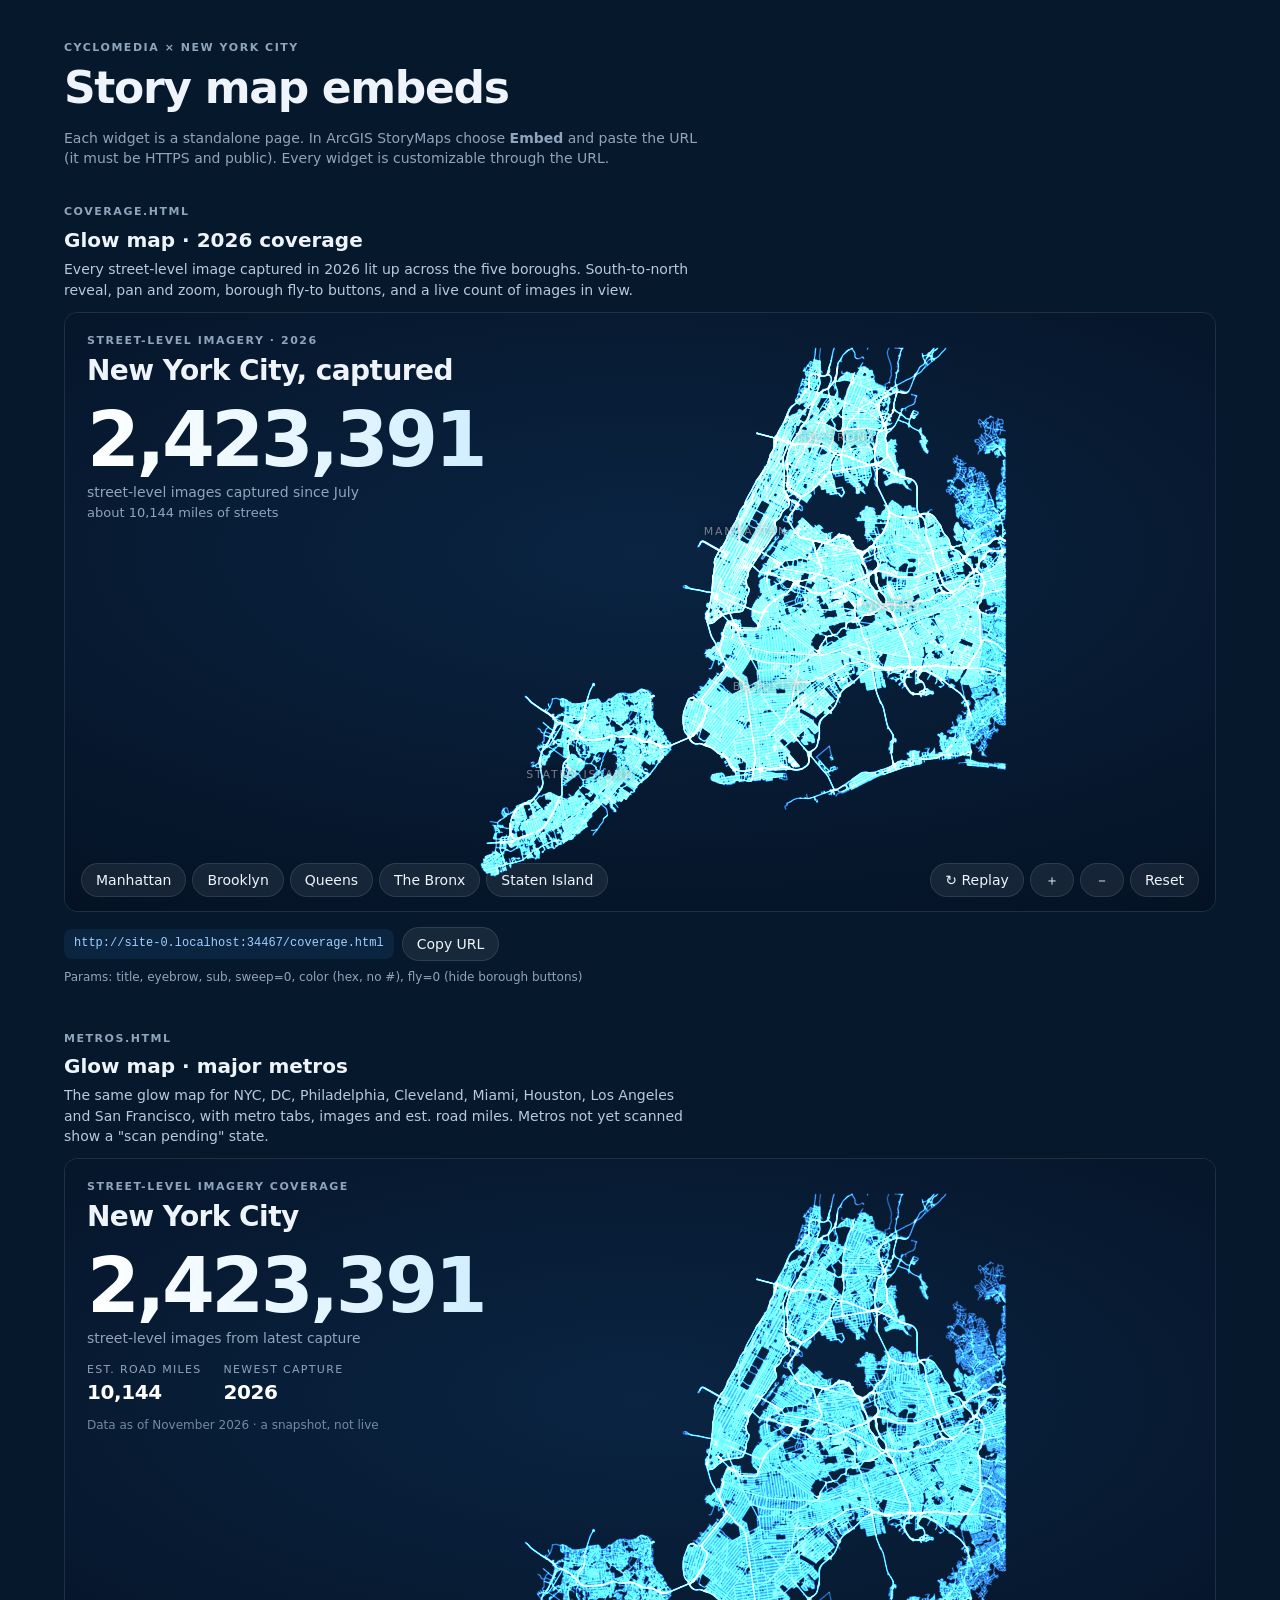
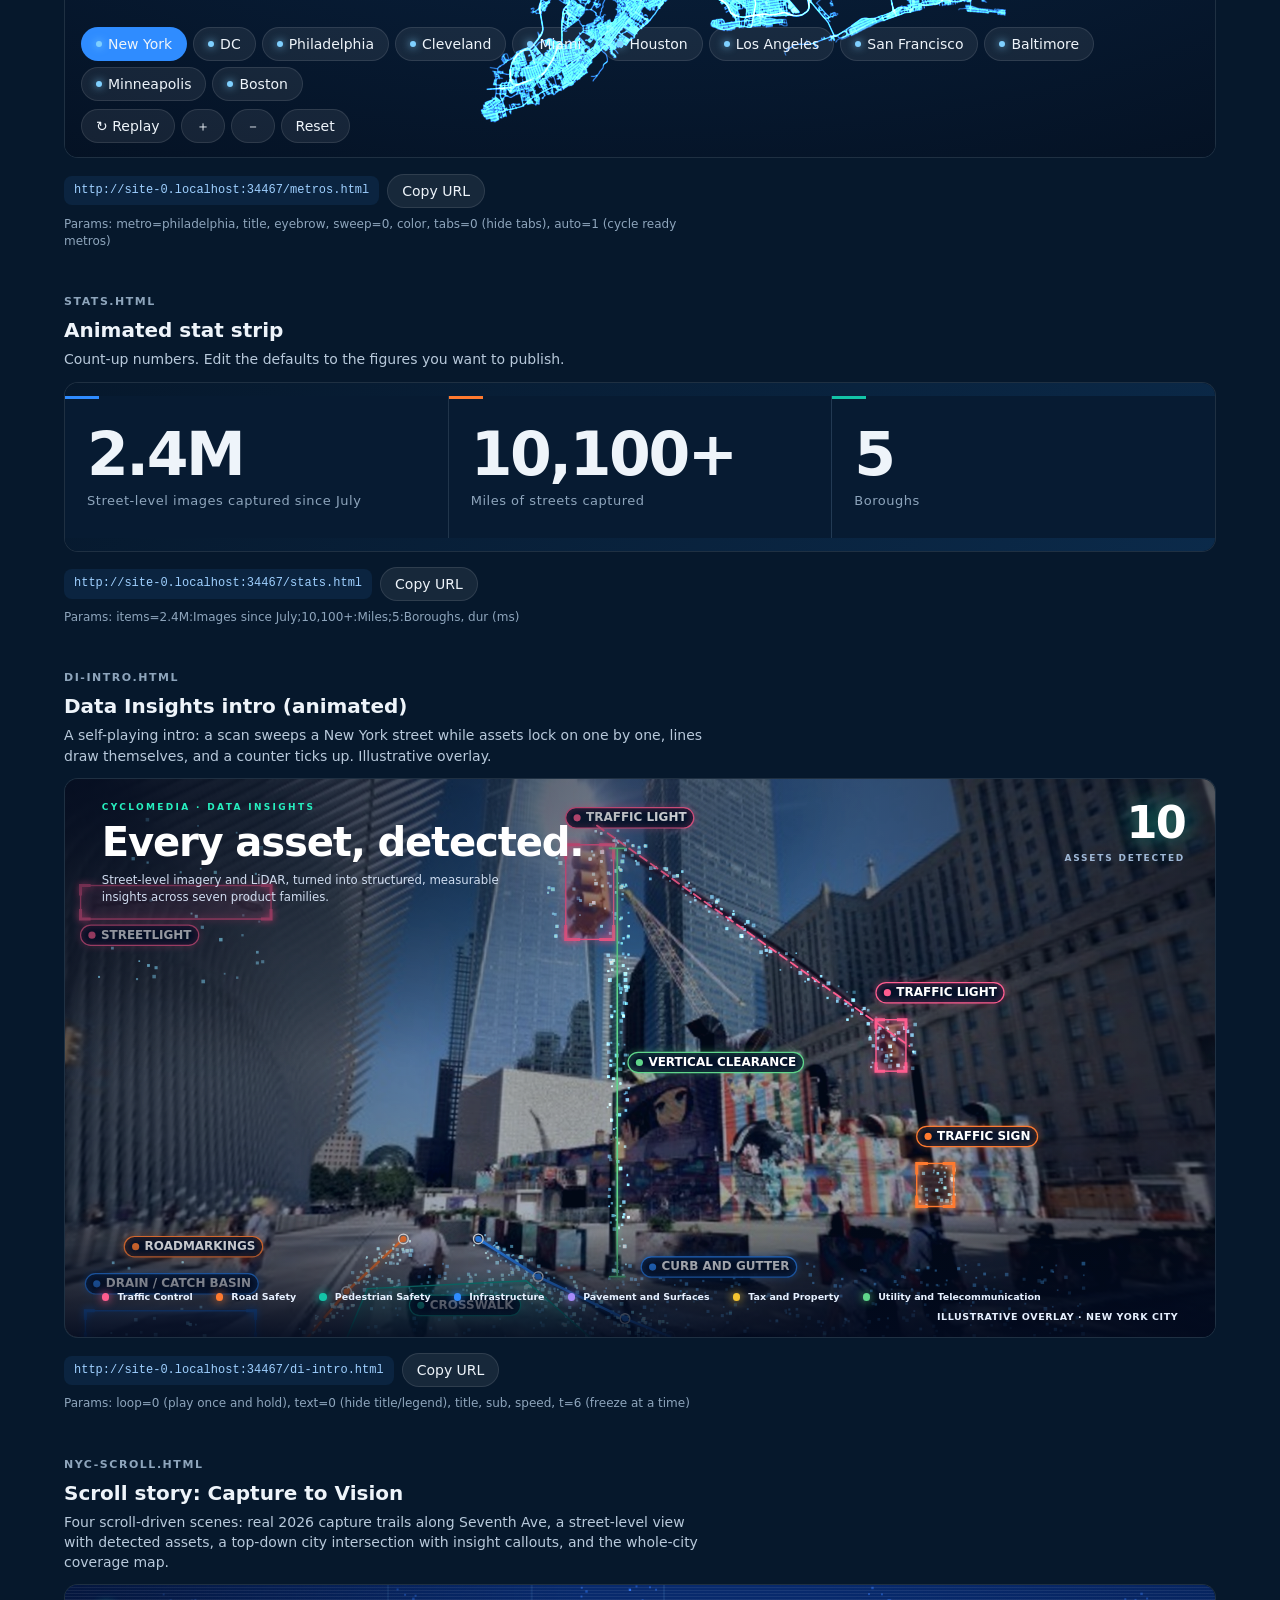
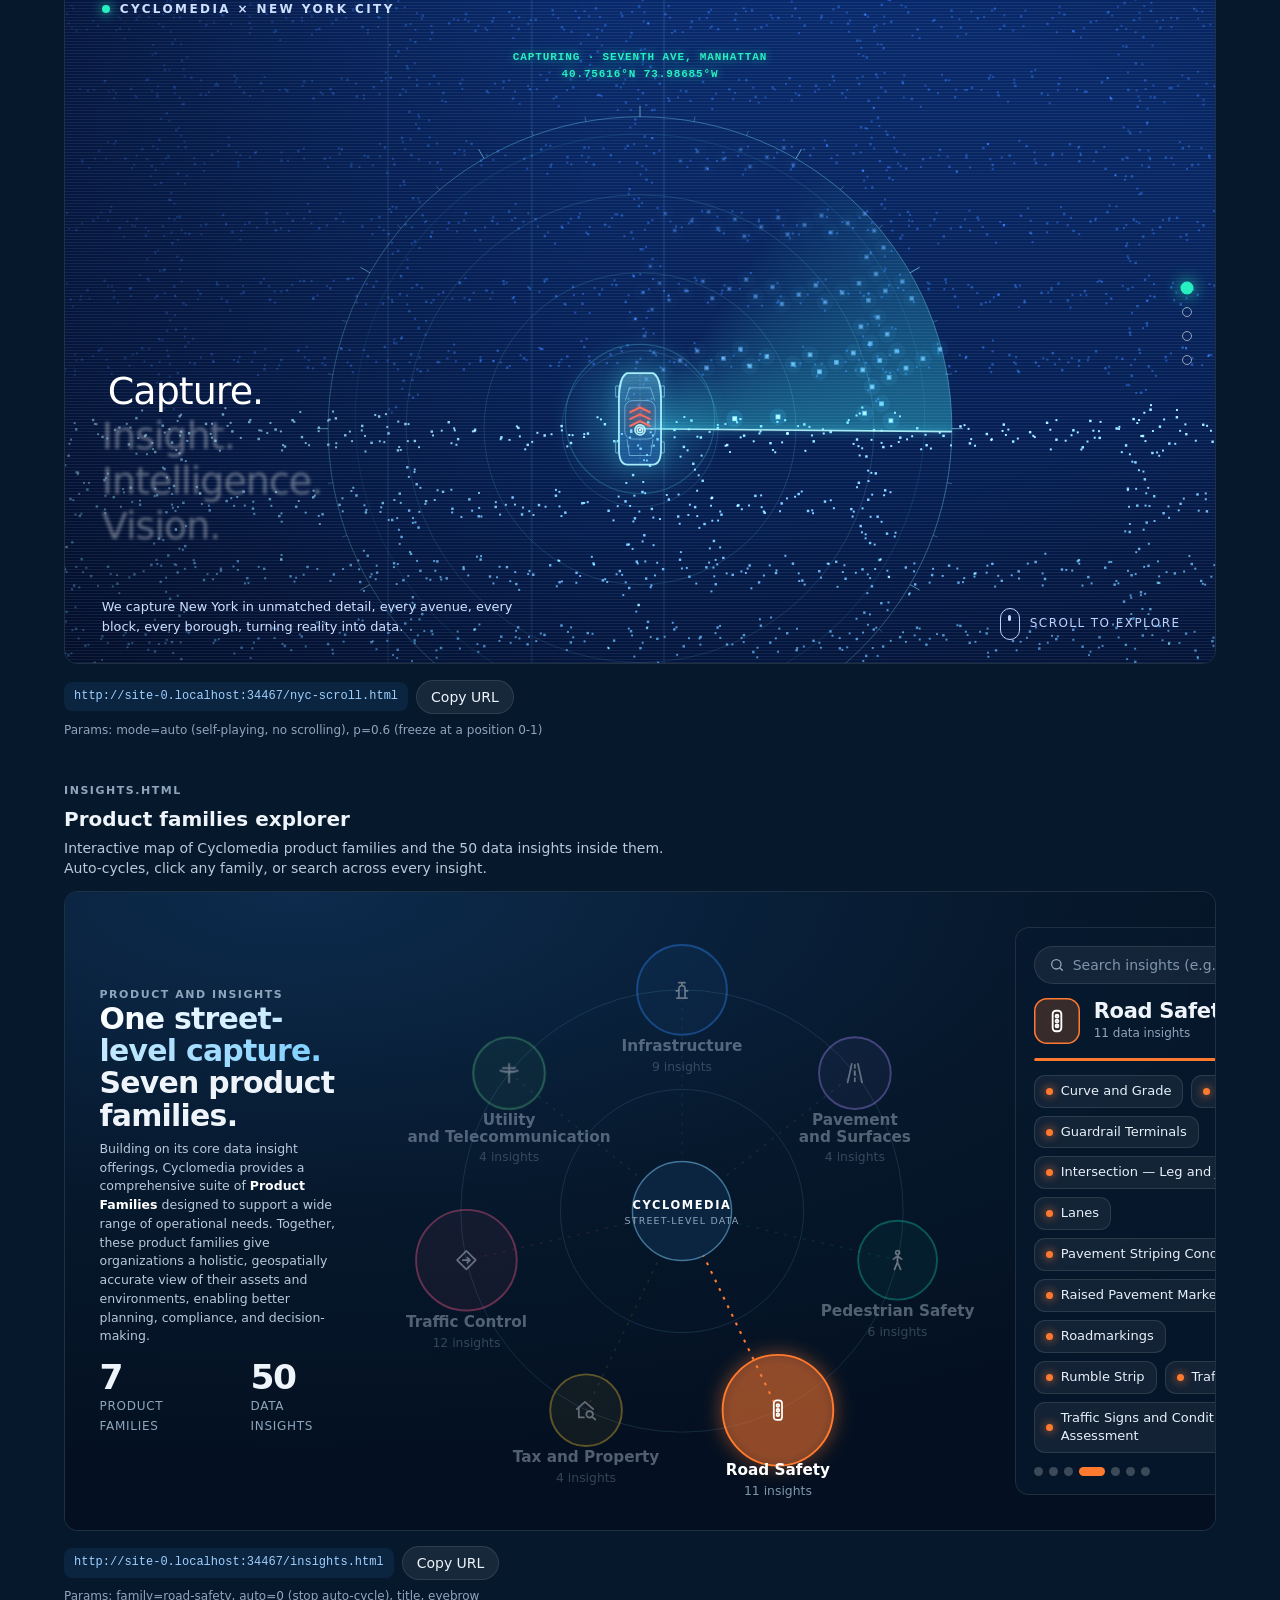
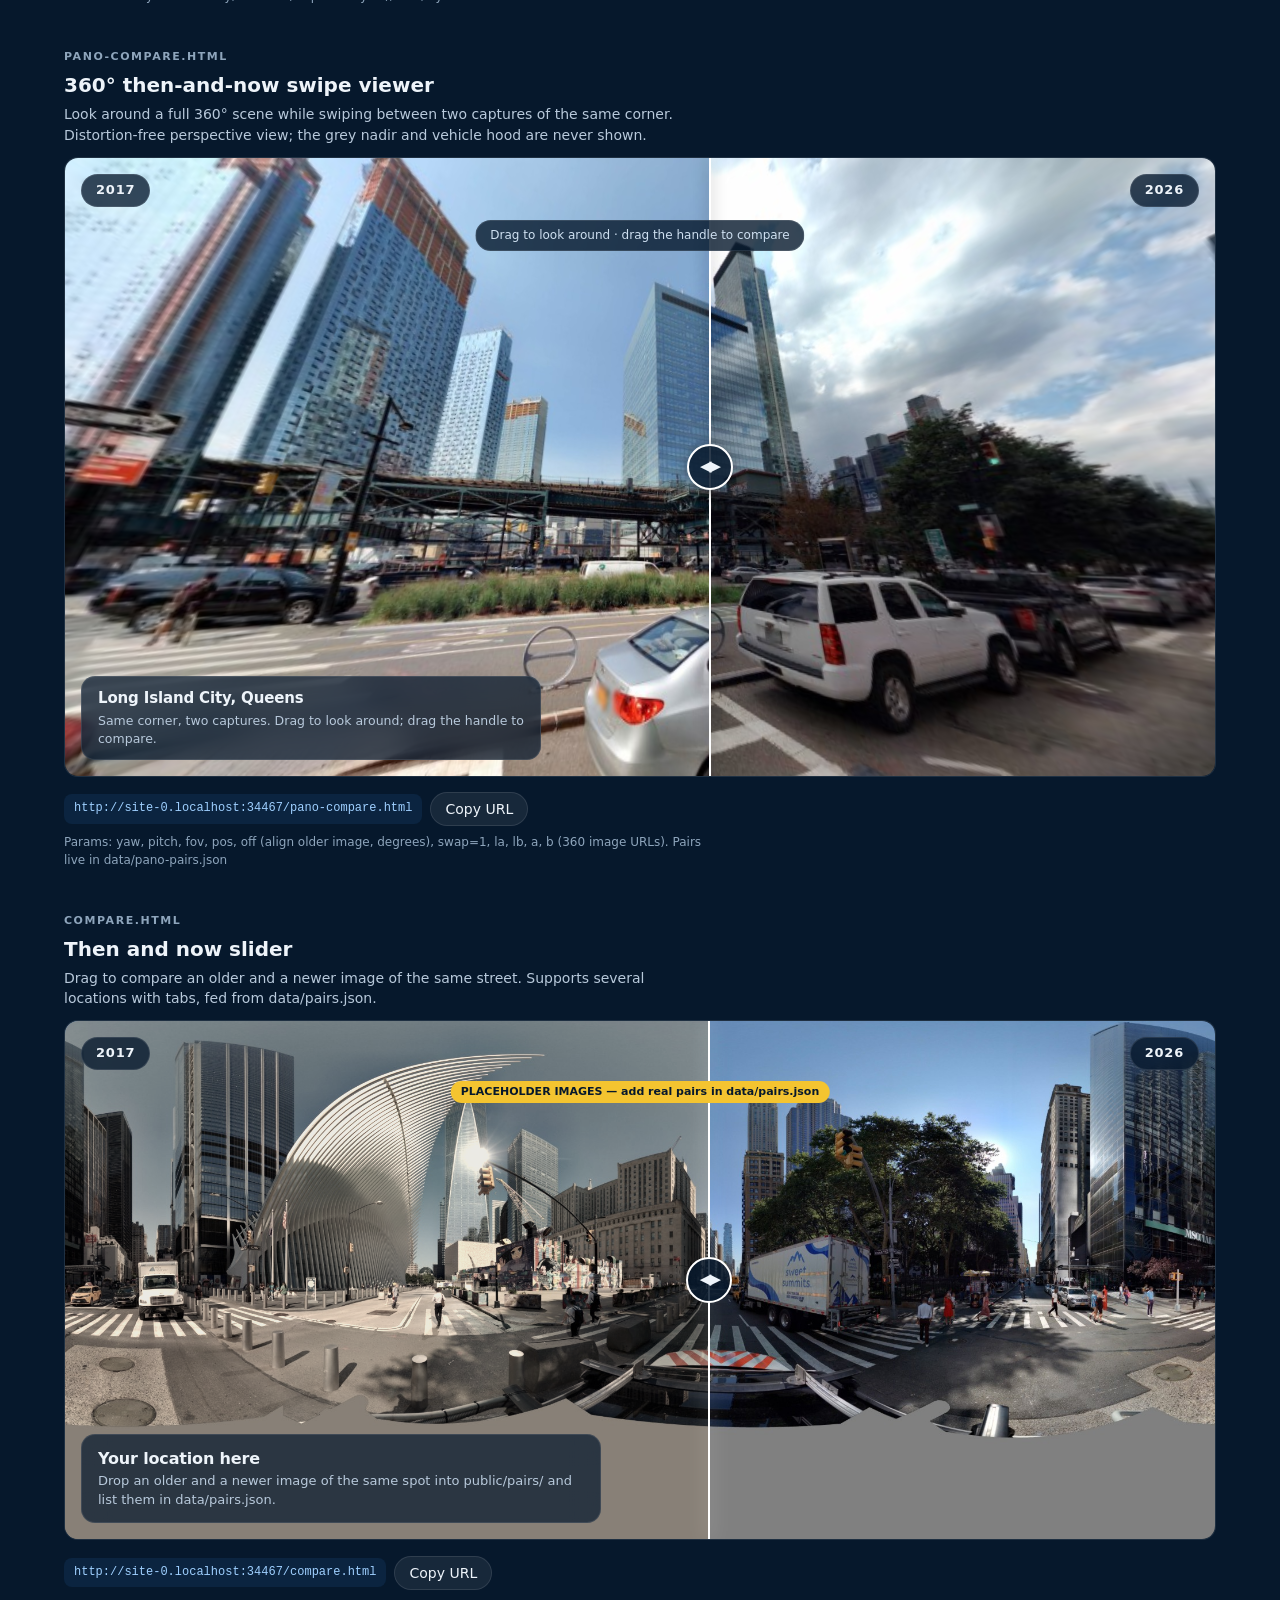
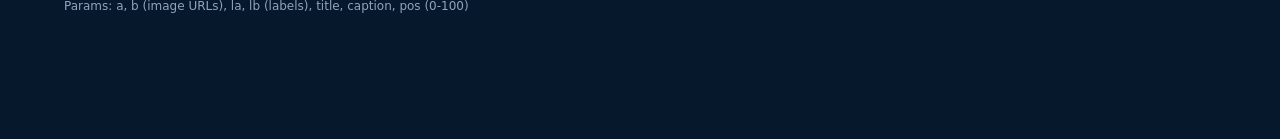
<file: index.html>
<!doctype html><html lang="en"><head><meta charset="utf-8"><meta name="viewport" content="width=device-width,initial-scale=1"><title>NYC Story Map Embeds</title>
<link rel="stylesheet" href="base.css"><style>
html,body{overflow:auto;height:auto}body{padding:40px clamp(16px,5vw,64px) 80px}
h1{font-size:clamp(28px,5vw,44px);letter-spacing:-.03em}.lead{color:var(--mut);max-width:640px;margin:8px 0 36px}
.card{margin-bottom:44px}.card h2{font-size:20px;margin:6px 0 4px}.card p{color:#b8c9db;max-width:640px;margin-bottom:12px}
iframe{width:100%;height:520px;border:1px solid var(--line);border-radius:14px;background:#06182c}iframe.short{height:170px}
.url{display:flex;gap:8px;margin-top:10px;align-items:center;flex-wrap:wrap}code{background:#0b2440;padding:6px 10px;border-radius:8px;font-size:12px;color:#9fd0ff;word-break:break-all}
</style></head><body>
<div class="eyebrow">Cyclomedia × New York City</div><h1>Story map embeds</h1>
<p class="lead">Each widget is a standalone page. In ArcGIS StoryMaps choose <b>Embed</b> and paste the URL (it must be HTTPS and public). Every widget is customizable through the URL.</p>
<div id="list"></div>
<script>
const W=[
['coverage.html','Glow map · 2026 coverage','Every street-level image captured in 2026 lit up across the five boroughs. South-to-north reveal, pan and zoom, borough fly-to buttons, and a live count of images in view.','','Params: title, eyebrow, sub, sweep=0, color (hex, no #), fly=0 (hide borough buttons)',600],
['metros.html','Glow map · major metros','The same glow map for NYC, DC, Philadelphia, Cleveland, Miami, Houston, Los Angeles and San Francisco, with metro tabs, images and est. road miles. Metros not yet scanned show a "scan pending" state.','','Params: metro=philadelphia, title, eyebrow, sweep=0, color, tabs=0 (hide tabs), auto=1 (cycle ready metros)',600],
['stats.html','Animated stat strip','Count-up numbers. Edit the defaults to the figures you want to publish.','','Params: items=2.4M:Images since July;10,100+:Miles;5:Boroughs, dur (ms)',170],
['di-intro.html','Data Insights intro (animated)','A self-playing intro: a scan sweeps a New York street while assets lock on one by one, lines draw themselves, and a counter ticks up. Illustrative overlay.','','Params: loop=0 (play once and hold), text=0 (hide title/legend), title, sub, speed, t=6 (freeze at a time)',560],
['nyc-scroll.html','Scroll story: Capture to Vision','Four scroll-driven scenes: real 2026 capture trails along Seventh Ave, a street-level view with detected assets, a top-down city intersection with insight callouts, and the whole-city coverage map.','','Params: mode=auto (self-playing, no scrolling), p=0.6 (freeze at a position 0-1)',680],
['insights.html','Product families explorer','Interactive map of Cyclomedia product families and the 50 data insights inside them. Auto-cycles, click any family, or search across every insight.','','Params: family=road-safety, auto=0 (stop auto-cycle), title, eyebrow',640],
['pano-compare.html','360° then-and-now swipe viewer','Look around a full 360° scene while swiping between two captures of the same corner. Distortion-free perspective view; the grey nadir and vehicle hood are never shown.','','Params: yaw, pitch, fov, pos, off (align older image, degrees), swap=1, la, lb, a, b (360 image URLs). Pairs live in data/pano-pairs.json',620],
['compare.html','Then and now slider','Drag to compare an older and a newer image of the same street. Supports several locations with tabs, fed from data/pairs.json.','','Params: a, b (image URLs), la, lb (labels), title, caption, pos (0-100)',520]];
const base=location.href.replace(/[^/]*$/,'');
W.forEach(([f,t,d,q,pp,h])=>{const el=document.createElement('div');el.className='card';
 el.innerHTML=`<div class="eyebrow">${f}</div><h2>${t}</h2><p>${d}</p><iframe loading="lazy" style="height:${h}px" src="${f}${q}"></iframe><div class="url"><code>${base}${f}${q}</code><button class="btn">Copy URL</button></div><p style="margin-top:8px;font-size:12px;color:#8ea5bc">${pp}</p>`;
 el.querySelector('button').onclick=e=>{navigator.clipboard.writeText(base+f+q);e.target.textContent='Copied ✓';setTimeout(()=>e.target.textContent='Copy URL',1500)};
 document.getElementById('list').appendChild(el)});
</script></body></html>
</file>
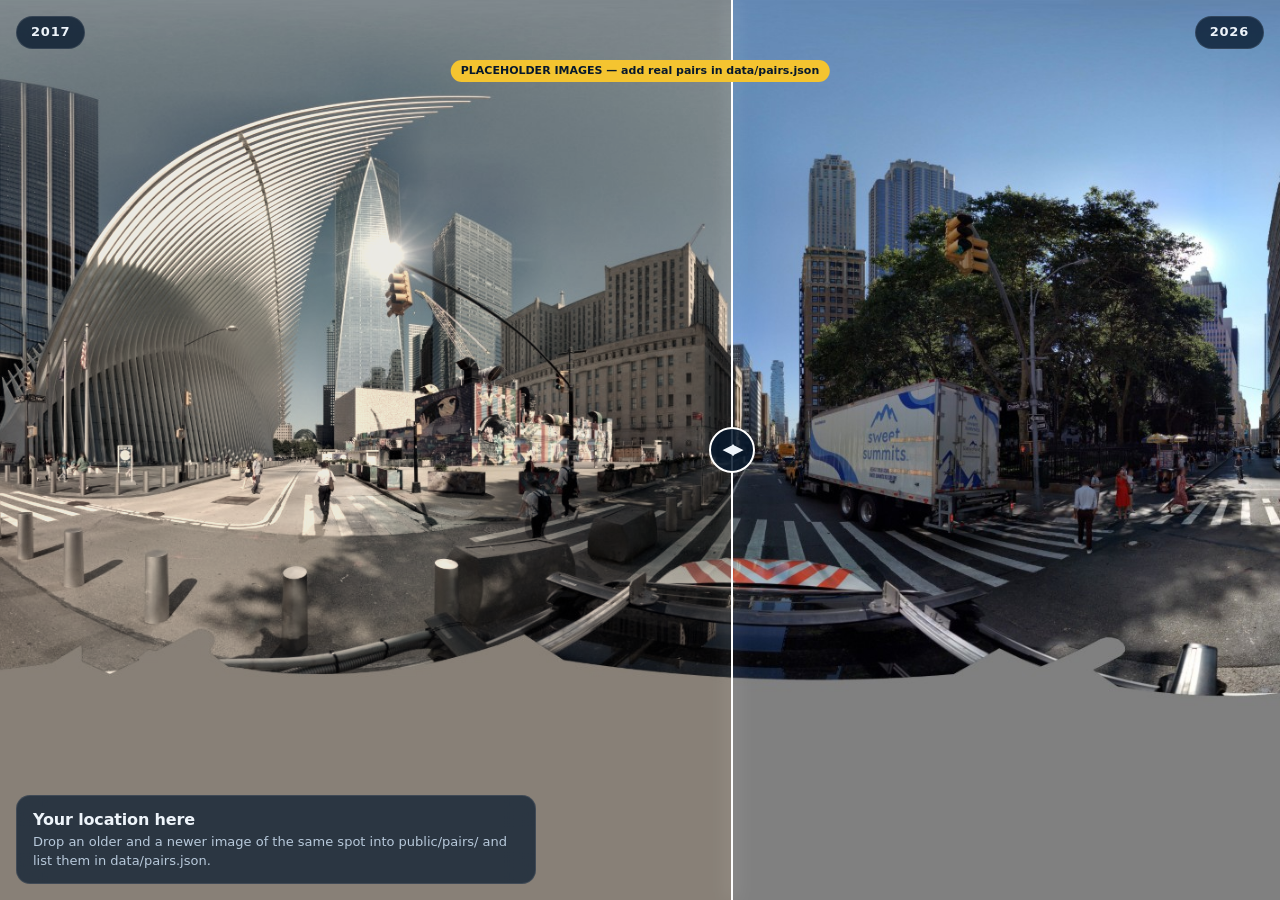
<file: compare.html>
<!doctype html>
<html lang="en"><head><meta charset="utf-8"><meta name="viewport" content="width=device-width,initial-scale=1">
<title>NYC Then and Now</title>
<link rel="stylesheet" href="base.css">
<style>
#w{position:absolute;inset:0;touch-action:pan-y;user-select:none;cursor:ew-resize;overflow:hidden}
#w img{position:absolute;inset:0;width:100%;height:100%;object-fit:cover;pointer-events:none}
#top{position:absolute;inset:0;clip-path:inset(0 50% 0 0)}
#bar{position:absolute;top:0;bottom:0;left:50%;width:2px;background:#fff;box-shadow:0 0 18px rgba(255,255,255,.6)}
#knob{position:absolute;top:50%;left:50%;width:46px;height:46px;margin:-23px 0 0 -23px;border-radius:50%;background:rgba(6,24,44,.85);border:2px solid #fff;display:grid;place-items:center;font-size:15px;letter-spacing:-2px}
.tag{position:absolute;top:16px;padding:6px 14px;border-radius:99px;font-size:13px;font-weight:700;letter-spacing:.06em;background:rgba(6,24,44,.78);border:1px solid var(--line);backdrop-filter:blur(8px)}
#la{left:16px}#lb{right:16px}
#cap{position:absolute;left:16px;bottom:16px;max-width:min(520px,calc(100% - 32px));padding:12px 16px;pointer-events:none}
#cap h2{font-size:16px;letter-spacing:-.01em}#cap p{color:#b8c9db;font-size:13px;margin-top:2px}
#tabs{position:absolute;right:16px;bottom:16px;display:flex;gap:6px;flex-wrap:wrap;justify-content:flex-end;max-width:50%}
#tabs .btn{height:30px;font-size:12px;background:rgba(6,24,44,.78)}#tabs .btn.on{background:var(--blue);border-color:transparent}
#demo{position:absolute;left:50%;top:60px;transform:translateX(-50%);font-size:11px;color:#06182c;background:#f4c430;padding:3px 10px;border-radius:99px;font-weight:700;display:none}
</style></head><body>
<div id="w"><img id="b" alt=""><div id="top"><img id="a" alt=""></div><div id="bar"><div id="knob">◀▶</div></div>
<div class="tag" id="la"></div><div class="tag" id="lb"></div><div id="demo">PLACEHOLDER IMAGES — add real pairs in data/pairs.json</div>
<div class="glass" id="cap"><h2 id="ct"></h2><p id="cp"></p></div><div id="tabs"></div></div>
<script>
// Pairs come from data/pairs.json: [{"title","caption","a","b","la","lb"}] (image paths relative to this page).
// Or one-off via URL: ?a=OLD_URL&b=NEW_URL&la=2017&lb=2026&title=…&caption=…&pos=50
const Q=new URLSearchParams(location.search),$=id=>document.getElementById(id);
let pos=+(Q.get('pos')||50),pairs=[];const w=$('w');
function set(p){pos=Math.max(0,Math.min(100,p));$('top').style.clipPath=`inset(0 ${100-pos}% 0 0)`;$('bar').style.left=pos+'%'}
function show(i){const p=pairs[i];$('a').src=p.a;$('b').src=p.b;
 // demo placeholder: tint the "older" copy so the slider is visible (no B&W)
 $('a').style.filter=p.demo?'sepia(.45) saturate(.75) brightness(.92) hue-rotate(-8deg)':'';
 $('la').textContent=p.la||'Before';$('lb').textContent=p.lb||'After';$('ct').textContent=p.title||'';$('cp').textContent=p.caption||'';$('cap').style.display=(p.title||p.caption)?'':'none';
 $('demo').style.display=p.demo?'block':'none';[...$('tabs').children].forEach((b,k)=>b.classList.toggle('on',k===i))}
function start(){if(pairs.length>1)pairs.forEach((p,i)=>{const b=document.createElement('button');b.className='btn';b.textContent=p.title||('Location '+(i+1));b.onclick=e=>{e.stopPropagation();show(i)};b.onpointerdown=e=>e.stopPropagation();$('tabs').appendChild(b)});
 show(0);set(pos);if(!Q.get('pos')){let t=0;const f=()=>{t+=.04;set(50+Math.sin(t)*14*Math.max(0,1-t/6));if(t<6)requestAnimationFrame(f)};setTimeout(f,500)}}
if(Q.get('a')&&Q.get('b')){pairs=[{a:Q.get('a'),b:Q.get('b'),la:Q.get('la'),lb:Q.get('lb'),title:Q.get('title'),caption:Q.get('caption')}];start()}
else fetch('data/pairs.json').then(r=>r.ok?r.json():[]).catch(()=>[]).then(d=>{pairs=d.length?d:[{a:'nyc-hero.jpg',b:'nyc-hero.jpg',la:'2017',lb:'2026',title:'Your location here',caption:'Drop an older and a newer image of the same spot into public/pairs/ and list them in data/pairs.json.',demo:true}];start()});
let on=false;w.onpointerdown=e=>{on=true;w.setPointerCapture(e.pointerId);at(e)};w.onpointermove=e=>{if(on)at(e)};w.onpointerup=()=>on=false;
function at(e){const r=w.getBoundingClientRect();set((e.clientX-r.left)/r.width*100)}
addEventListener('keydown',e=>{if(e.key==='ArrowLeft')set(pos-3);if(e.key==='ArrowRight')set(pos+3)});
</script></body></html>
</file>
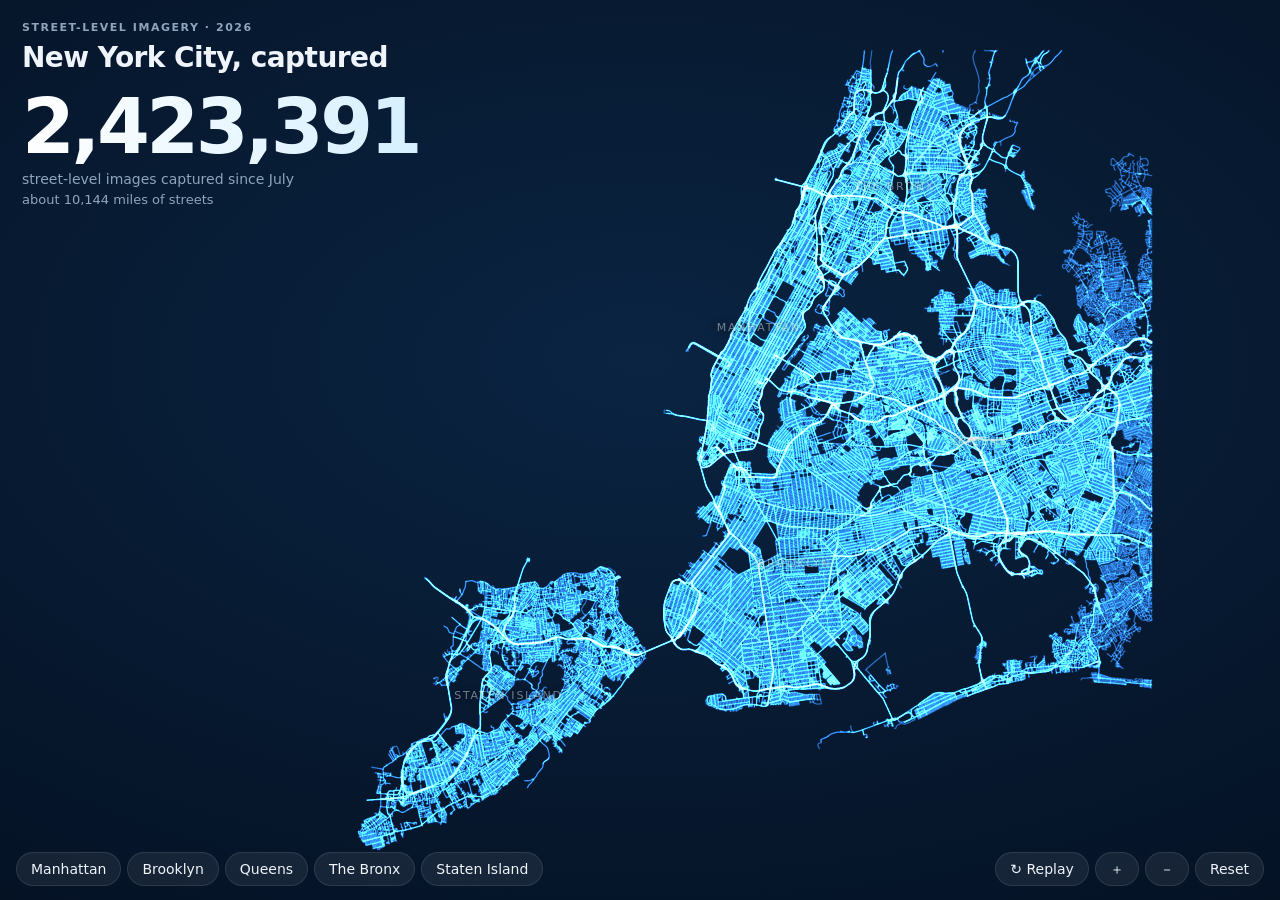
<file: coverage.html>
<!doctype html>
<html lang="en"><head><meta charset="utf-8"><meta name="viewport" content="width=device-width,initial-scale=1">
<title>NYC Glow Map</title>
<link rel="stylesheet" href="base.css">
<style>
#c{position:absolute;inset:0;width:100%;height:100%;cursor:grab;touch-action:none;background:radial-gradient(100% 80% at 50% 40%,#0a2442,#041021)}
#c:active{cursor:grabbing}
.hud{position:absolute;pointer-events:none;left:22px;top:20px;right:22px}
h1{font-size:clamp(18px,3vw,28px);letter-spacing:-.02em;margin-top:2px;max-width:440px}
#big{font-size:clamp(38px,7vw,76px);font-weight:700;letter-spacing:-.045em;font-variant-numeric:tabular-nums;line-height:1;margin-top:10px;background:linear-gradient(90deg,#fff,#7fd0ff);-webkit-background-clip:text;background-clip:text;color:transparent}
#sub{color:var(--mut);margin-top:4px}
#view{margin-top:14px;display:inline-flex;gap:8px;align-items:baseline;padding:7px 14px;border-radius:99px;font-size:13px;color:#cfe6ff;background:rgba(8,26,46,.7);border:1px solid var(--line);opacity:0;transform:translateY(4px);transition:.3s}
#view.on{opacity:1;transform:none}#view b{font-size:16px;font-variant-numeric:tabular-nums;color:#fff}
#dock{position:absolute;left:16px;right:16px;bottom:14px;display:flex;gap:8px;flex-wrap:wrap;align-items:center;justify-content:space-between}
.grp{display:flex;gap:6px;flex-wrap:wrap}
.btn.on{background:var(--blue);border-color:transparent}
.lab{position:absolute;font-size:11px;letter-spacing:.16em;text-transform:uppercase;color:rgba(255,255,255,.55);transform:translate(-50%,-50%);transition:opacity .3s;pointer-events:none;text-shadow:0 0 8px #041021}
#hint{position:absolute;right:22px;top:24px;font-size:12px;color:var(--mut);pointer-events:none;transition:opacity .6s}
#load{position:absolute;inset:0;display:grid;place-items:center;color:var(--mut);background:#041021;transition:opacity .6s}
@media(max-width:640px){#hint{display:none}.btn{padding:0 10px}}
</style></head><body>
<canvas id="c"></canvas><div id="labs"></div>
<div class="hud"><div class="eyebrow" id="eyebrow">Street-level imagery · 2026</div><h1 id="title">New York City, captured</h1><div id="big">0</div><div id="sub">street-level images captured since July</div><div id="mi" style="color:var(--mut);font-size:13px;margin-top:2px"></div><div id="view"><b id="vn">0</b> <span>images in view</span></div></div>
<div id="hint">Scroll to zoom · drag to pan</div>
<div id="dock"><div class="grp" id="fly"></div><div class="grp"><button class="btn" id="replay">↻ Replay</button><button class="btn" id="zin">＋</button><button class="btn" id="zout">－</button><button class="btn" id="fit">Reset</button></div></div>
<div id="load">Loading…</div>
<script>
// Params: ?title=…&eyebrow=…&sub=…&sweep=0&color=2f8cff&fly=0 (hide borough buttons)
const Q=new URLSearchParams(location.search),$=id=>document.getElementById(id);
if(Q.get('title'))$('title').textContent=Q.get('title');if(Q.get('eyebrow'))$('eyebrow').textContent=Q.get('eyebrow');if(Q.get('sub'))$('sub').textContent=Q.get('sub');
let MI=0;fetch('data/metros.json').then(r=>r.json()).then(d=>{MI=(d.metros.find(m=>m.id==='nyc')||{}).miles||0}).catch(()=>{});const cv=$('c'),g=cv.getContext('2d');let W,H,DPR,meta,N,X,Y,Cn,fitS,sweep=1,raf,anim;
const R=6378137,mx=lon=>R*lon*Math.PI/180,my=lat=>R*Math.log(Math.tan(Math.PI/4+lat*Math.PI/360));
const v={s:1,cx:0,cy:0};let B={};
const PLACES=[['Manhattan',-73.975,40.775,.04],['Brooklyn',-73.95,40.65,.032],['Queens',-73.82,40.715,.03],['The Bronx',-73.88,40.85,.04],['Staten Island',-74.15,40.58,.036]];
const rgb=(()=>{const c=(Q.get('color')||'2f8cff');return[parseInt(c.slice(0,2),16),parseInt(c.slice(2,4),16),parseInt(c.slice(4,6),16)]})();
const SX=x=>(x-v.cx)*v.s+W/2,SY=y=>H/2-(y-v.cy)*v.s;
function resize(){DPR=Math.min(2,devicePixelRatio||1);W=innerWidth;H=innerHeight;cv.width=W*DPR;cv.height=H*DPR}
function fit(){const wide=W/H>1.3;fitS=Math.min((wide?W*.62:W)/(B.x1-B.x0),(H-(wide?70:130))/(B.y1-B.y0))*1.0;v.s=fitS;v.cx=(B.x0+B.x1)/2-(wide?W*.09:0)/v.s;v.cy=(B.y0+B.y1)/2-(wide?0:H*.03)/v.s}
let lastCount=0,bl=document.createElement('canvas');
function bloom(){const w=Math.max(8,cv.width>>2),h=Math.max(8,cv.height>>2);if(bl.width!==w||bl.height!==h){bl.width=w;bl.height=h}const b=bl.getContext('2d');b.clearRect(0,0,w,h);b.drawImage(cv,0,0,w,h);g.save();g.setTransform(1,0,0,1,0,0);g.globalCompositeOperation='lighter';g.globalAlpha=.5;g.filter='blur(7px)';g.drawImage(bl,0,0,cv.width,cv.height);g.restore()}
function render(){
 g.setTransform(DPR,0,0,DPR,0,0);g.clearRect(0,0,W,H);g.globalCompositeOperation='lighter';
 const C=meta.cell,px=Math.max(1.2,C*v.s*.9),yCut=B.y0+(B.y1-B.y0)*sweep,zoomK=Math.min(1,fitS/v.s*2.2),cover=Math.min(1,C*v.s*.9/1.2);let vis=0;
 for(let i=0;i<N;i++){const wy=Y[i]*C;if(wy>yCut)continue;const x=SX(X[i]*C),y=SY(wy);if(x<-6||y<-6||x>W+6||y>H+6)continue;vis+=Cn[i];
  const n=Cn[i],a=Math.min(.7,(.16+n*.06)*(.55+.45*zoomK)*(.3+.7*cover));g.fillStyle=`rgba(${rgb[0]},${rgb[1]},${rgb[2]},${a})`;g.fillRect(x-px/2,y-px/2,px,px);
  if(n>3&&cover>.8){g.fillStyle=`rgba(190,235,255,${Math.min(.55,n*.04)})`;const q=px*.55;g.fillRect(x-q/2,y-q/2,q,q)}}
 g.globalCompositeOperation='source-over';
 if(sweep<1){const y=SY(yCut);const gr=g.createLinearGradient(0,y,0,y+90);gr.addColorStop(0,'rgba(127,208,255,.35)');gr.addColorStop(1,'rgba(127,208,255,0)');g.fillStyle=gr;g.fillRect(0,y,W,90);g.fillStyle='rgba(180,230,255,.9)';g.fillRect(0,y,W,1.5)}
 labs();
 const zoomed=v.s>fitS*1.5&&sweep>=1;$('view').classList.toggle('on',zoomed);if(zoomed){$('vn').textContent=vis.toLocaleString()}
}
function labs(){const el=$('labs');if(!el.children.length)PLACES.forEach(([n])=>{const d=document.createElement('div');d.className='lab';d.textContent=n;el.appendChild(d)});
 [...el.children].forEach((d,i)=>{const[,lo,la]=PLACES[i];d.style.left=SX(mx(lo))+'px';d.style.top=SY(my(la))+'px';d.style.opacity=v.s>fitS*1.8?0:.8})}
function go(to,ms=900){cancelAnimationFrame(anim);const f={...v},t0=performance.now();(function s(t){const k=Math.min(1,(t-t0)/ms),e=k<.5?4*k*k*k:1-Math.pow(-2*k+2,3)/2;
 // zoom in log space so the move feels even
 v.s=f.s*Math.pow(to.s/f.s,e);v.cx=f.cx+(to.cx-f.cx)*e;v.cy=f.cy+(to.cy-f.cy)*e;render();if(k<1)anim=requestAnimationFrame(s)})(t0)}
function replay(){cancelAnimationFrame(raf);fit();const t0=performance.now(),D=3600;
 (function f(t){const k=Math.min(1,(t-t0)/D),e=1-Math.pow(1-k,3);sweep=Q.get('sweep')==='0'?1:e;$('big').textContent=Math.round(meta.total*e).toLocaleString();if(MI&&!Q.get('sub'))$('mi').textContent='about '+Math.round(MI*e).toLocaleString()+' miles of streets';render();if(k<1)raf=requestAnimationFrame(f)})(t0)}
Promise.all([fetch('data/'+(new URLSearchParams(location.search).get('data')||'glow2026')+'.json').then(r=>r.json()),fetch('data/'+(new URLSearchParams(location.search).get('data')||'glow2026')+'.bin').then(r=>r.arrayBuffer())]).then(([m,buf])=>{
 meta=m;N=m.count;X=new Int32Array(buf,0,N);Y=new Int32Array(buf,N*4,N);Cn=new Uint16Array(buf,N*8,N);
 let a=1e12,b=-1e12,c=1e12,e=-1e12;for(let i=0;i<N;i++){a=Math.min(a,X[i]);b=Math.max(b,X[i]);c=Math.min(c,Y[i]);e=Math.max(e,Y[i])}
 B={x0:a*m.cell,x1:b*m.cell,y0:c*m.cell,y1:e*m.cell};
 if(Q.get('fly')!=='0')PLACES.forEach(([n,lo,la,s])=>{const bt=document.createElement('button');bt.className='btn';bt.textContent=n;bt.onclick=()=>{go({s,cx:mx(lo),cy:my(la)});[...$('fly').children].forEach(x=>x.classList.toggle('on',x===bt))};$('fly').appendChild(bt)});
 resize();fit();$('load').style.opacity=0;setTimeout(()=>$('load').remove(),700);replay();setTimeout(()=>$('hint').style.opacity=0,9000)});
addEventListener('resize',()=>{if(!meta)return;resize();render()});
let drag=null;cv.onpointerdown=e=>{cancelAnimationFrame(anim);drag={x:e.clientX,y:e.clientY,cx:v.cx,cy:v.cy};cv.setPointerCapture(e.pointerId)};
cv.onpointermove=e=>{if(!drag)return;v.cx=drag.cx-(e.clientX-drag.x)/v.s;v.cy=drag.cy+(e.clientY-drag.y)/v.s;render()};cv.onpointerup=()=>drag=null;
function zoom(f,px=W/2,py=H/2){const wx=(px-W/2)/v.s+v.cx,wy=v.cy-(py-H/2)/v.s,s=Math.max(fitS*.7,Math.min(.5,v.s*f));v.s=s;v.cx=wx-(px-W/2)/s;v.cy=wy+(py-H/2)/s;render()}
cv.addEventListener('wheel',e=>{e.preventDefault();cancelAnimationFrame(anim);zoom(Math.exp(-e.deltaY*.0015),e.clientX,e.clientY)},{passive:false});
$('zin').onclick=()=>zoom(1.7);$('zout').onclick=()=>zoom(1/1.7);
$('fit').onclick=()=>{[...$('fly').children].forEach(x=>x.classList.remove('on'));const s=v.s,cx=v.cx,cy=v.cy;fit();const t={...v};Object.assign(v,{s,cx,cy});go(t)};
$('replay').onclick=replay;
</script></body></html>
</file>
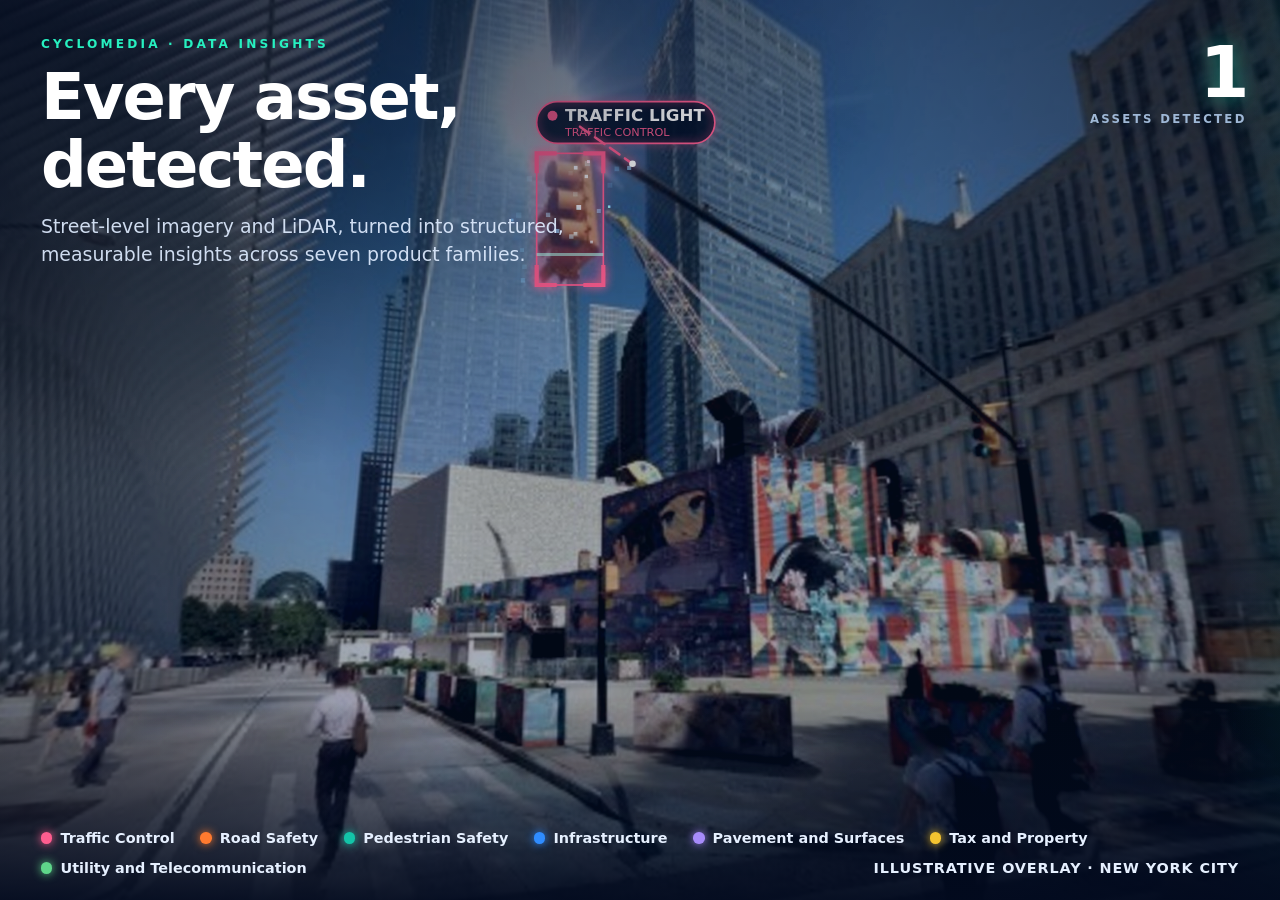
<file: di-intro.html>
<!doctype html>
<html lang="en"><head><meta charset="utf-8"><meta name="viewport" content="width=device-width,initial-scale=1">
<title>Data Insights Intro</title>
<link rel="stylesheet" href="base.css">
<style>
html,body{overflow:hidden;height:100%;background:#06182c}
#c{position:absolute;inset:0;width:100%;height:100%;display:block}
#ui{position:absolute;inset:0;pointer-events:none;font-family:"Inter",system-ui,-apple-system,"Segoe UI",sans-serif}
#shade{position:absolute;inset:0;background:radial-gradient(70% 55% at 0% 0%,rgba(2,10,30,.82),rgba(2,10,30,.4) 55%,rgba(2,10,30,0) 100%),linear-gradient(0deg,rgba(2,10,30,.92),rgba(2,10,30,0) 22%)}
#title{position:absolute;left:clamp(16px,3.2vw,60px);top:clamp(14px,4vh,48px);max-width:min(640px,86%);opacity:0;transform:translateY(10px);transition:opacity .9s .4s,transform .9s .4s}
.show #title{opacity:1;transform:none}
#eyebrow{font-size:clamp(9px,1.35vh,13px);letter-spacing:.26em;font-weight:700;color:#27f0c0}
h1{font-size:clamp(24px,7.2vh,64px);line-height:1.05;letter-spacing:-.03em;margin-top:clamp(4px,1.2vh,12px);color:#fff}
#sub{margin-top:clamp(6px,1.6vh,16px);font-size:clamp(11px,2.1vh,21px);line-height:1.45;color:rgba(222,236,255,.92);max-width:34em}
#count{position:absolute;right:clamp(14px,2.6vw,48px);top:clamp(14px,4vh,48px);text-align:right;opacity:0;transition:opacity .6s .6s}
.show #count{opacity:1}
#count b{display:block;font-size:clamp(30px,8vh,72px);font-weight:700;letter-spacing:-.04em;line-height:1;font-variant-numeric:tabular-nums;color:#fff;text-shadow:0 0 24px rgba(39,240,192,.55)}
#count span{font-size:clamp(9px,1.3vh,12px);letter-spacing:.2em;color:#9fb8d6;font-weight:600}
#legend{position:absolute;left:clamp(14px,3.2vw,60px);right:clamp(14px,3.2vw,60px);bottom:clamp(10px,2.4vh,26px);display:flex;flex-wrap:wrap;gap:clamp(6px,1vh,10px) clamp(12px,2vw,28px);align-items:center}
#legend span{display:inline-flex;gap:8px;align-items:center;font-size:clamp(9.5px,1.6vh,15px);font-weight:600;color:#e6f0ff;opacity:0;transform:translateY(6px);transition:opacity .5s,transform .5s}
#legend i{width:.8em;height:.8em;border-radius:50%;background:var(--c);box-shadow:0 0 10px var(--c)}
.show #legend span{opacity:1;transform:none}
#note{margin-left:auto;font-size:clamp(8px,1.25vh,12px);color:rgba(200,220,255,.6);letter-spacing:.06em}
#replay{position:absolute;right:clamp(14px,2.6vw,48px);bottom:clamp(40px,8vh,80px);pointer-events:auto;display:none}
.holding #replay{display:inline-flex}
@media(max-width:560px){#legend{display:none}#note{display:none}}
</style></head><body>
<canvas id="c"></canvas>
<div id="ui"><div id="shade"></div>
 <div id="title"><div id="eyebrow">CYCLOMEDIA  ·  DATA INSIGHTS</div><h1 id="h1">Every asset, detected.</h1><p id="sub">Street-level imagery and LiDAR, turned into structured, measurable insights across seven product families.</p></div>
 <div id="count"><b id="n">0</b><span>ASSETS DETECTED</span></div>
 <div id="legend"></div>
 <button class="btn primary" id="replay">↻ Replay</button>
</div>
<script>
// Params: ?loop=0 (play once and hold)  &text=0 (hide title/legend/counter)  &t=6.5 (freeze at a time in seconds)  &title=…  &sub=…  &speed=1
const Q=new URLSearchParams(location.search),$=id=>document.getElementById(id);
if(Q.get('title'))$('h1').textContent=Q.get('title');if(Q.get('sub'))$('sub').textContent=Q.get('sub');
if(Q.get('text')==='0'){$('title').style.display=$('count').style.display=$('legend').style.display='none'}
const FAM={TC:['#ff5d8f','Traffic Control'],RS:['#ff7a2f','Road Safety'],PS:['#13c4a8','Pedestrian Safety'],INF:['#2f8cff','Infrastructure'],PAV:['#a78bfa','Pavement and Surfaces'],TAX:['#f4c430','Tax and Property'],UTL:['#5fd68a','Utility and Telecommunication']};
Object.values(FAM).forEach(([c,n],i)=>{const s=document.createElement('span');s.style.setProperty('--c',c);s.style.transitionDelay=(1.2+i*.12)+'s';s.innerHTML='<i></i>'+n;$('legend').appendChild(s)});
const note=document.createElement('span');note.id='note';note.textContent='ILLUSTRATIVE OVERLAY · NEW YORK CITY';$('legend').appendChild(note);
const cv=$('c'),g=cv.getContext('2d'),img=new Image();let W,H,DPR,k,ox,oy,ready=false,portrait=false;
img.onload=()=>{ready=true;start()};img.src='scroll/street-oculus.jpg';
function resize(){DPR=Math.min(2,devicePixelRatio||1);W=innerWidth;H=innerHeight;cv.width=W*DPR;cv.height=H*DPR;const asp=W/H,wide=asp>=1.3;portrait=asp<1;
 if(portrait){k=W/1260;ox=-260*k;oy=H*.56-540*k}else{k=wide?Math.max(W/1920,H/1080):Math.min(W/1920,H/1080);ox=(W-1920*k)/2;oy=(H-1080*k)/2}}
addEventListener('resize',resize);resize();
/* ---------------- geometry in 1920x1080 image space ---------------- */
const hex=(c,a)=>{const n=parseInt(c.slice(1),16);return`rgba(${n>>16},${n>>8&255},${n&255},${a})`};
const ez=t=>t<.5?2*t*t:1-Math.pow(-2*t+2,2)/2,eo=t=>1-Math.pow(1-t,3),eb=t=>{const c=1.7;return 1+(c+1)*Math.pow(t-1,3)+c*Math.pow(t-1,2)},cl=(x,a=0,b=1)=>Math.max(a,Math.min(b,x));
const curb=[[690,842],[790,905],[935,975],[1010,1005]],lane=[[565,842],[470,930],[385,1030],[345,1080]],cross=[[505,925],[770,912],[960,1080],[440,1080]],mast=[[888,152],[1140,330],[1410,520]];
const ITEMS=[
 {k:'box',at:1.1,x:836,y:184,w:80,h:158,fam:'TC',l:'TRAFFIC LIGHT',tag:'top'},
 {k:'line',at:1.7,pts:mast,fam:'TC',dash:[14,8],dots:false,dur:.9},
 {k:'box',at:2.0,x:1354,y:476,w:50,h:86,fam:'TC',l:'TRAFFIC LIGHT',tag:'top'},
 {k:'box',at:2.5,x:26,y:252,w:318,h:56,fam:'TC',l:'STREETLIGHT',tag:'bottom'},
 {k:'box',at:3.0,x:1422,y:716,w:62,h:72,fam:'RS',l:'TRAFFIC SIGN',tag:'top'},
 {k:'box',at:3.5,x:34,y:962,w:284,h:52,fam:'INF',l:'DRAIN / CATCH BASIN',tag:'top'},
 {k:'area',at:4.0,pts:cross,fam:'PS',l:'CROSSWALK',lx:575,ly:936},
 {k:'line',at:4.6,pts:curb,fam:'INF',wd:4,dur:.9,dots:true,l:'CURB AND GUTTER',lx:962,ly:872},
 {k:'line',at:5.2,pts:lane,fam:'RS',wd:4,dash:[18,10],dur:.9,dots:true,l:'ROADMARKINGS',lx:330,ly:838,anchor:'right'},
 {k:'measure',at:5.9,x1:922,y1:905,x2:922,y2:190,fam:'UTL',l:'VERTICAL CLEARANCE',dur:1.0}];
const TOTAL=ITEMS.length,SWEEP=[0,1.6],HOLD=9.4,END=13.2,LOOP=Q.get('loop')!=='0';
// pre-generated point cloud: points bloom around detections as they are found
let sd=11;const rnd=()=>{sd|=0;sd=sd+0x6D2B79F5|0;let t=Math.imul(sd^sd>>>15,1|sd);t=t+Math.imul(t^t>>>7,61|t)^t;return((t^t>>>14)>>>0)/4294967296};
const samp=(pts,n)=>{const o=[];for(let i=0;i<pts.length-1;i++)for(let t=0;t<n;t++){const f=t/n;o.push([pts[i][0]+(pts[i+1][0]-pts[i][0])*f,pts[i][1]+(pts[i+1][1]-pts[i][1])*f])}return o};
const CLOUD=[];for(const it of ITEMS){let base=[];if(it.k==='line')base=samp(it.pts,12);if(it.k==='box')base=[[it.x+it.w/2,it.y+it.h/2]];if(it.k==='area')base=samp(it.pts,10);if(it.k==='measure')base=samp([[it.x1,it.y1],[it.x2,it.y2]],30);
 const n=it.k==='box'?36:130;for(let i=0;i<n;i++){const[a,b]=base[(rnd()*base.length)|0],sp=it.k==='box'?Math.max(it.w,it.h)*.9:36;CLOUD.push({x:a+(rnd()-.5)*sp,y:b+(rnd()-.5)*sp,t:it.at+rnd()*.9,s:1.6+rnd()*2.4,a:.35+rnd()*.55,c:'#7fe3ff'})}}
for(let i=0;i<500;i++)CLOUD.push({x:500+rnd()*1200,y:880+rnd()*200,t:4.2+rnd()*2.5,s:1.6+rnd()*2.2,a:.25+rnd()*.4,c:'#4fb4ff'});
/* ---------------- drawing ---------------- */
const X=x=>ox+x*k,Y=y=>oy+y*k,sc=v=>v*k,ui=Math.max(.5,0);
function rr(x,y,w,h,r){g.beginPath();g.moveTo(x+r,y);g.arcTo(x+w,y,x+w,y+h,r);g.arcTo(x+w,y+h,x,y+h,r);g.arcTo(x,y+h,x,y,r);g.arcTo(x,y,x+w,y,r);g.closePath()}
function pill(ix,iy,txt,fam,alpha,anchor,slide){ // screen-space so text stays readable on small frames
 const f=Math.max(k,.5),c=FAM[fam][0],sub=FAM[fam][1].toUpperCase();g.save();g.globalAlpha=alpha;g.font=`700 ${20*f}px Inter,system-ui,sans-serif`;let tw=g.measureText(txt).width;const showSub=f>=.62;
 if(showSub){g.font=`500 ${13.5*f}px Inter,system-ui,sans-serif`;tw=Math.max(tw,g.measureText(sub).width)}
 const w=tw+46*f,h=(showSub?50:34)*f;let x=X(ix),y=Y(iy)+slide;if(anchor==='right')x-=w;
 g.fillStyle='rgba(3,16,40,.92)';rr(x,y,w,h,h/2);g.fill();g.lineWidth=2*f;g.strokeStyle=c;g.shadowColor=c;g.shadowBlur=10*f;rr(x,y,w,h,h/2);g.stroke();g.shadowBlur=0;
 g.fillStyle=c;g.beginPath();g.arc(x+19*f,y+17*f,6*f,0,7);g.fill();g.fillStyle='#fff';g.textBaseline='middle';g.font=`700 ${20*f}px Inter,system-ui,sans-serif`;g.fillText(txt,x+34*f,y+17.5*f);
 if(showSub){g.font=`500 ${13.5*f}px Inter,system-ui,sans-serif`;g.fillStyle=c;g.fillText(sub,x+34*f,y+38*f)}g.restore()}
const lw=v=>Math.max(1.4,v*Math.max(k,.55));
function drawBox(it,T){const p=cl((T-it.at)/.55);if(p<=0)return;const c=FAM[it.fam][0],s=1+(1-eb(p))*.9,cx=it.x+it.w/2,cy=it.y+it.h/2,w=it.w*s,h=it.h*s,x=cx-w/2,y=cy-h/2,a=cl(p*1.6);
 g.save();g.globalAlpha=a;g.fillStyle=hex(c,.16*p);g.fillRect(X(x),Y(y),sc(w),sc(h));g.shadowColor=c;g.shadowBlur=12*Math.max(k,.6);g.strokeStyle=c;g.lineWidth=lw(2);g.strokeRect(X(x),Y(y),sc(w),sc(h));
 const kk=Math.min(26,Math.min(w,h)*.3);g.lineWidth=lw(5);for(const[sx,sy,dx,dy]of[[x,y,1,1],[x+w,y,-1,1],[x,y+h,1,-1],[x+w,y+h,-1,-1]]){g.beginPath();g.moveTo(X(sx),Y(sy+dy*kk));g.lineTo(X(sx),Y(sy));g.lineTo(X(sx+dx*kk),Y(sy));g.stroke()}g.shadowBlur=0;
 // scan line inside the box
 const sp=cl((T-it.at-.1)/.7);if(sp>0&&sp<1){g.globalAlpha=Math.sin(sp*Math.PI);g.fillStyle='rgba(180,255,240,.9)';g.shadowColor=c;g.shadowBlur=12;g.fillRect(X(it.x),Y(it.y+it.h*sp)-1.5,sc(it.w),3);g.shadowBlur=0}
 g.restore();const pa=cl((T-it.at-.25)/.4);if(pa>0){const above=it.tag==='top';pill(it.x,above?it.y-(it.l?62:46):it.y+it.h+10,it.l,it.fam,pa,'left',(1-eo(pa))*10)}}
function drawLine(it,T){const dur=it.dur||.9,p=cl((T-it.at)/dur);if(p<=0)return;const c=FAM[it.fam][0],pts=it.pts;let L=0;const seg=[];for(let i=0;i<pts.length-1;i++){const d=Math.hypot(pts[i+1][0]-pts[i][0],pts[i+1][1]-pts[i][1]);seg.push(d);L+=d}
 let draw=eo(p)*L;g.save();g.shadowColor=c;g.shadowBlur=10*Math.max(k,.6);g.strokeStyle=c;g.lineWidth=lw(it.wd||3);g.lineCap='round';g.lineJoin='round';if(it.dash)g.setLineDash(it.dash.map(v=>v*Math.max(k,.55)));
 g.beginPath();g.moveTo(X(pts[0][0]),Y(pts[0][1]));let rem=draw,last=pts[0];for(let i=0;i<seg.length;i++){if(rem<=0)break;const f=Math.min(1,rem/seg[i]);last=[pts[i][0]+(pts[i+1][0]-pts[i][0])*f,pts[i][1]+(pts[i+1][1]-pts[i][1])*f];g.lineTo(X(last[0]),Y(last[1]));rem-=seg[i]}g.stroke();g.setLineDash([]);g.shadowBlur=0;
 if(it.dots){let acc=0;for(let i=0;i<pts.length;i++){if(acc<=draw+1){const a=cl((draw-acc)/60+.2);g.globalAlpha=a;g.fillStyle=c;g.beginPath();g.arc(X(pts[i][0]),Y(pts[i][1]),lw(5),0,7);g.fill();g.strokeStyle='rgba(255,255,255,.95)';g.lineWidth=lw(1.8);g.beginPath();g.arc(X(pts[i][0]),Y(pts[i][1]),lw(8),0,7);g.stroke();g.globalAlpha=1}acc+=seg[i]||0}}
 g.fillStyle='#fff';g.shadowColor=c;g.shadowBlur=14;if(p<1){g.beginPath();g.arc(X(last[0]),Y(last[1]),lw(4),0,7);g.fill()}g.restore();
 if(it.l){const pa=cl((T-it.at-dur*.6)/.4);if(pa>0)pill(it.lx,it.ly,it.l,it.fam,pa,it.anchor||'left',(1-eo(pa))*10)}}
function drawArea(it,T){const p=cl((T-it.at)/.8);if(p<=0)return;const c=FAM[it.fam][0],pts=it.pts;g.save();g.beginPath();pts.forEach(([x,y],i)=>i?g.lineTo(X(x),Y(y)):g.moveTo(X(x),Y(y)));g.closePath();g.fillStyle=hex(c,.22*eo(p));g.fill();g.shadowColor=c;g.shadowBlur=10;g.strokeStyle=c;g.lineWidth=lw(2.4);g.globalAlpha=eo(p);g.stroke();
 g.clip();const sy=Y(912+(1080-912)*cl(p*1.2));g.globalAlpha=(1-p)*.9;g.fillStyle='rgba(190,255,240,.9)';g.fillRect(X(400),sy-2,sc(700),4);g.restore();
 const pa=cl((T-it.at-.4)/.4);if(pa>0)pill(it.lx,it.ly,it.l,it.fam,pa,'left',(1-eo(pa))*10)}
function drawMeasure(it,T){const dur=it.dur,p=cl((T-it.at)/dur);if(p<=0)return;const c=FAM[it.fam][0],e=eo(p),x=it.x1,y=it.y1+(it.y2-it.y1)*e;g.save();g.shadowColor=c;g.shadowBlur=8*Math.max(k,.6);g.strokeStyle=c;g.lineWidth=lw(2.6);g.beginPath();g.moveTo(X(it.x1),Y(it.y1));g.lineTo(X(x),Y(y));g.stroke();
 for(const yy of p<1?[it.y1,y]:[it.y1,it.y2]){g.beginPath();g.moveTo(X(x-14),Y(yy));g.lineTo(X(x+14),Y(yy));g.stroke()}g.restore();const pa=cl((T-it.at-dur*.55)/.4);if(pa>0)pill((it.x1+it.x2)/2+18,(it.y1+it.y2)/2-17,it.l,it.fam,pa,'left',(1-eo(pa))*10)}
function frame(T){
 g.setTransform(DPR,0,0,DPR,0,0);g.fillStyle='#06182c';g.fillRect(0,0,W,H);
 const fadeIn=cl(T/.8),fadeOut=LOOP?1-cl((T-(END-.9))/.9):1,A=Math.min(fadeIn,fadeOut);
 g.save();g.globalAlpha=A;
 if(X(0)>1||Y(0)>1||X(1920)<W-1||Y(1080)<H-1){const c=Math.max(W/1920,H/1080);g.filter='blur(26px) brightness(.38) saturate(.9)';g.drawImage(img,(W-1920*c)/2,(H-1080*c)/2,1920*c,1080*c);g.filter='none'}
 g.beginPath();g.rect(Math.max(0,X(0)),Math.max(0,Y(0)),Math.min(W,X(1920))-Math.max(0,X(0)),Math.min(H,Y(1080))-Math.max(0,Y(0)));g.clip();
 g.filter='brightness(.8) contrast(1.08) saturate(.9)';g.drawImage(img,X(0),Y(0),sc(1920),sc(1080));g.filter='none';g.fillStyle='rgba(8,36,96,.22)';g.fillRect(X(0),Y(0),sc(1920),sc(1080));
 const v=g.createRadialGradient(W/2,H*.52,H*.35,W/2,H*.52,W*.72);v.addColorStop(0,'rgba(2,8,22,0)');v.addColorStop(1,'rgba(2,8,22,.6)');g.fillStyle=v;g.fillRect(0,0,W,H);g.restore();
 g.save();g.globalAlpha=Math.min(1,A*1.2);
 // sweep beam
 if(T>SWEEP[0]&&T<SWEEP[1]+.6){const p=cl((T-SWEEP[0])/(SWEEP[1]-SWEEP[0])),bx=X(1920*eo(p));const gr=g.createLinearGradient(bx-sc(260),0,bx,0);gr.addColorStop(0,'rgba(39,240,192,0)');gr.addColorStop(1,'rgba(39,240,192,.22)');g.fillStyle=gr;g.fillRect(bx-sc(260),0,sc(260),H);g.fillStyle='rgba(190,255,240,.95)';g.shadowColor='#27f0c0';g.shadowBlur=18;g.fillRect(bx-1.5,0,3,H);g.shadowBlur=0}
 // point cloud
 g.globalCompositeOperation='lighter';for(const p of CLOUD){const a=cl((T-p.t)/.5);if(a<=0)continue;g.fillStyle=hex(p.c,p.a*a);const s=Math.max(1.4,p.s*k*1.6);g.fillRect(X(p.x),Y(p.y),s,s)}g.globalCompositeOperation='source-over';
 let n=0;for(const it of ITEMS){if(T>=it.at+.2)n++;if(it.k==='box')drawBox(it,T);else if(it.k==='line')drawLine(it,T);else if(it.k==='area')drawArea(it,T);else drawMeasure(it,T)}
 g.restore();$('n').textContent=n;
 return {A}}
/* ---------------- clock ---------------- */
const FREEZE=Q.get('t')!==null?+Q.get('t'):null,SPD=+(Q.get('speed')||1);let t0=0,holding=false;
function start(){document.body.classList.add('show');t0=performance.now();requestAnimationFrame(loop)}
function loop(now){let T=FREEZE!==null?FREEZE:((now-t0)/1000)*SPD;
 if(FREEZE===null){if(LOOP){T=T%END;document.body.classList.toggle('show',T<END-.9)}else if(T>HOLD){T=HOLD;if(!holding){holding=true;document.body.classList.add('holding')}}}
 frame(T);requestAnimationFrame(loop)}
$('replay').onclick=()=>{holding=false;document.body.classList.remove('holding');t0=performance.now()};
</script></body></html>
</file>
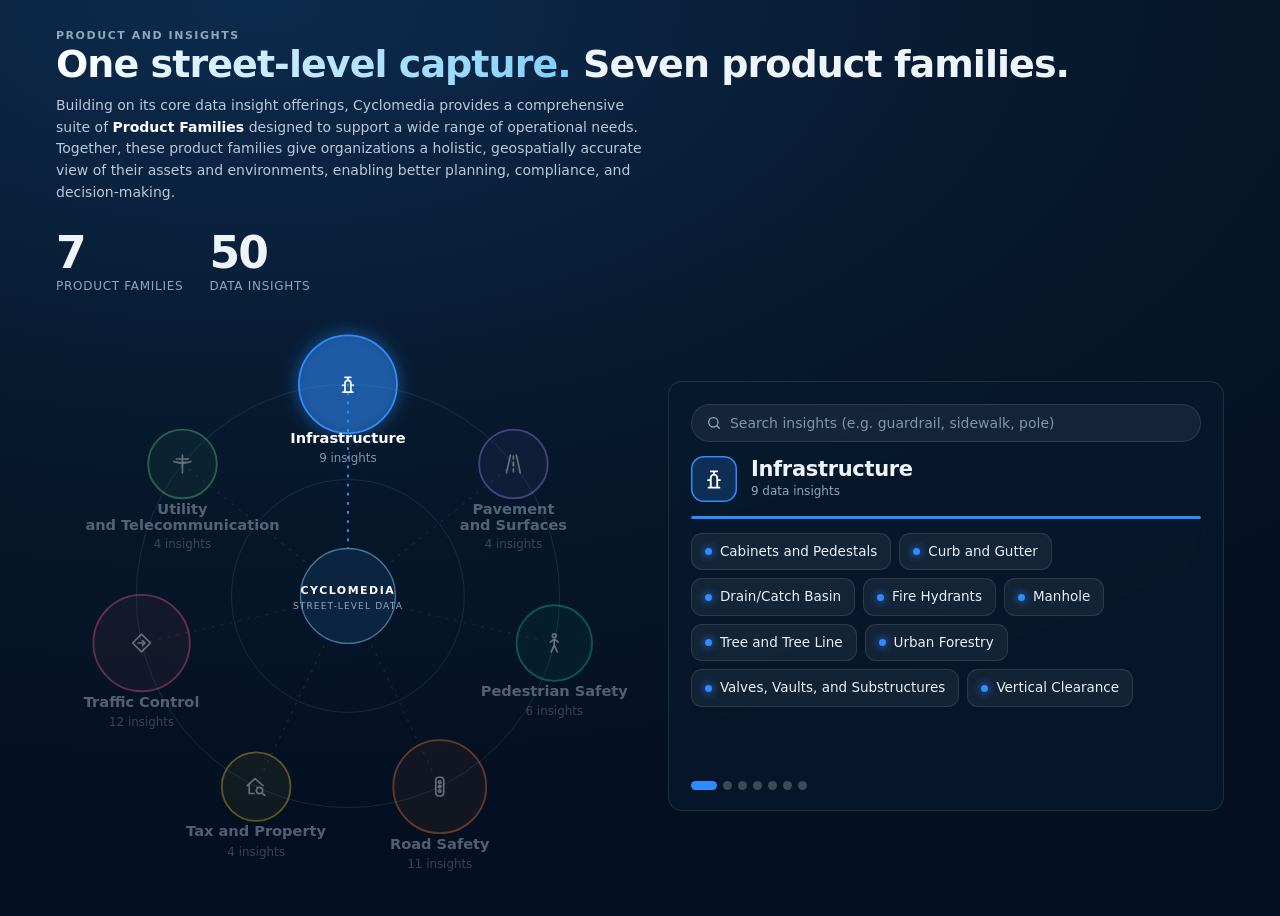
<file: insights.html>
<!doctype html>
<html lang="en"><head><meta charset="utf-8"><meta name="viewport" content="width=device-width,initial-scale=1">
<title>Cyclomedia Product Families</title>
<link rel="stylesheet" href="base.css">
<style>
html,body{overflow:auto;height:auto;min-height:100%}
body{background:radial-gradient(120% 90% at 20% 0%,#0d2b4d 0%,#06182c 55%,#041021 100%)}
#app{display:grid;grid-template-columns:minmax(0,1.05fr) minmax(0,1fr);gap:8px 28px;max-width:1240px;margin:0 auto;padding:28px clamp(16px,3vw,36px) 28px;min-height:100vh;align-content:center}
@media(max-width:860px){#app{grid-template-columns:1fr;padding-top:20px}}
header{grid-column:1/-1;display:flex;gap:28px;align-items:flex-end;justify-content:space-between;flex-wrap:wrap}
h1{font-size:clamp(24px,3.6vw,38px);letter-spacing:-.025em;line-height:1.08}
h1 span{background:linear-gradient(90deg,#fff,#7fd0ff);-webkit-background-clip:text;background-clip:text;color:transparent}
.intro{color:#b8c9db;max-width:600px;margin-top:10px;font-size:14px;line-height:1.55}
.intro b{color:#fff;font-weight:600}
#stats{display:flex;gap:26px}
.st b{display:block;font-size:clamp(28px,4vw,44px);font-weight:700;letter-spacing:-.04em;line-height:1;font-variant-numeric:tabular-nums}
.st span{font-size:12px;color:var(--mut);letter-spacing:.06em}
/* orbit */
#orbitWrap{position:relative;aspect-ratio:1/1;max-height:640px;width:100%;margin:0 auto}
#svg{width:100%;height:100%;display:block;overflow:visible}
.node{cursor:pointer;outline:none}
.node .disc{transition:all .35s cubic-bezier(.2,.8,.2,1);transform-box:fill-box;transform-origin:center}
.node .lbl{font-size:16px;font-weight:600;fill:#cfe0f1;text-anchor:middle;pointer-events:none;transition:.3s}
.node .cnt{font-size:13px;fill:#7f97ae;text-anchor:middle;pointer-events:none}
.node.dim{opacity:.38}.node.sel .lbl{fill:#fff}
.node:hover .disc,.node:focus-visible .disc{filter:brightness(1.25)}
.badge{pointer-events:none}
.link{stroke-width:1.5;fill:none;stroke-dasharray:3 7;animation:flow 2.4s linear infinite;opacity:.55;transition:.3s}
.link.dim{opacity:.12}.link.sel{opacity:1;stroke-width:2.2}
@keyframes flow{to{stroke-dashoffset:-20}}
.ring{fill:none;stroke:rgba(127,208,255,.14);stroke-width:1}
.pulse{fill:none;stroke:rgba(127,208,255,.35);stroke-width:1.4;animation:pulse 3.6s ease-out infinite;transform-box:fill-box;transform-origin:center}
@keyframes pulse{0%{transform:scale(.55);opacity:.8}100%{transform:scale(1.9);opacity:0}}
#hubT{font-size:12px;letter-spacing:.14em;fill:#fff;text-anchor:middle;font-weight:700}
#hubS{font-size:10px;letter-spacing:.12em;fill:#8ea5bc;text-anchor:middle}
/* panel */
#panel{padding:22px 22px 20px;display:flex;flex-direction:column;gap:14px;min-height:430px;align-self:center}
#search{display:flex;align-items:center;gap:8px;background:rgba(255,255,255,.06);border:1px solid var(--line);border-radius:999px;padding:0 14px;height:38px}
#search:focus-within{border-color:rgba(127,208,255,.6)}
#search input{flex:1;background:transparent;border:0;outline:0;color:#fff;font:inherit;min-width:0}
#search input::placeholder{color:#7f97ae}
#phead{display:flex;align-items:center;gap:14px}
#picon{width:46px;height:46px;border-radius:13px;display:grid;place-items:center;flex:none;transition:.3s}
#picon svg{width:26px;height:26px;stroke:#fff;fill:none;stroke-width:1.7;stroke-linecap:round;stroke-linejoin:round}
#pname{font-size:21px;font-weight:700;letter-spacing:-.015em;line-height:1.15}
#pcount{font-size:12px;color:var(--mut);margin-top:2px}
#bar{height:3px;border-radius:9px;background:rgba(255,255,255,.08);overflow:hidden}#bar i{display:block;height:100%;width:0;border-radius:9px;transition:width 4.5s linear,background .3s}
#chips{display:flex;flex-wrap:wrap;gap:8px}
.chip{display:inline-flex;align-items:center;gap:8px;padding:8px 13px;border-radius:11px;background:rgba(255,255,255,.055);border:1px solid var(--line);font-size:13.5px;color:#e8f1fa;opacity:0;transform:translateY(8px);animation:in .45s cubic-bezier(.2,.8,.2,1) forwards;transition:background .2s,border-color .2s,transform .2s}
.chip::before{content:"";width:7px;height:7px;border-radius:50%;background:var(--c);box-shadow:0 0 10px var(--c);flex:none}
.chip:hover{background:rgba(255,255,255,.12);border-color:var(--c);transform:translateY(-2px)}
.chip small{font-size:10.5px;color:#8ea5bc;margin-left:2px}
@keyframes in{to{opacity:1;transform:none}}
#nav{display:flex;gap:6px;flex-wrap:wrap;margin-top:auto}
#nav button{width:9px;height:9px;padding:0;border-radius:50%;border:0;background:rgba(255,255,255,.22);transition:.25s}
#nav button.on{width:26px;border-radius:9px;background:var(--c)}
#note{font-size:11.5px;color:#7f97ae}
/* wide + short frames (e.g. 16:5 embeds): three columns, everything fits the frame height */
@media (min-aspect-ratio:3/2) and (max-height:860px){
 html,body{overflow:hidden;height:100%}
 #app{height:100vh;min-height:0;grid-template-columns:minmax(250px,.78fr) auto minmax(300px,.9fr);align-items:center;padding:14px clamp(20px,3vw,48px);gap:clamp(16px,2.4vw,40px);max-width:1700px}
 header{grid-column:1;display:block;align-self:center}
 h1{font-size:clamp(22px,2.6vw,34px)}
 .intro{font-size:12.5px;margin-top:8px;line-height:1.5}
 #stats{margin-top:14px}.st b{font-size:clamp(24px,3vw,36px)}
 #orbitWrap{grid-column:2;grid-row:1;height:calc(100vh - 28px);width:auto;max-height:none;aspect-ratio:1/1;justify-self:center}
 #panel{grid-column:3;grid-row:1;min-height:0;max-height:calc(100vh - 28px);overflow:auto;padding:18px}
 .chip{padding:6px 11px;font-size:13px}
}
.mobileOnly{display:none}
</style></head><body>
<div id="app">
 <header>
  <div><div class="eyebrow" id="eyebrow">Product and insights</div><h1 id="title"><span>One street-level capture.</span> Seven product families.</h1>
   <p class="intro">Building on its core data insight offerings, Cyclomedia provides a comprehensive suite of <b>Product Families</b> designed to support a wide range of operational needs. Together, these product families give organizations a holistic, geospatially accurate view of their assets and environments, enabling better planning, compliance, and decision-making.</p></div>
  <div id="stats"><div class="st"><b id="sF">0</b><span>PRODUCT FAMILIES</span></div><div class="st"><b id="sI">0</b><span>DATA INSIGHTS</span></div></div>
 </header>
 <div id="orbitWrap"><svg id="svg" viewBox="0 0 640 640" role="group" aria-label="Product families"></svg></div>
 <section class="glass" id="panel" aria-live="polite">
  <label id="search"><svg width="16" height="16" viewBox="0 0 24 24" fill="none" stroke="#8ea5bc" stroke-width="2" stroke-linecap="round"><circle cx="11" cy="11" r="7"/><path d="m20 20-3.5-3.5"/></svg><input id="q" type="search" placeholder="Search insights (e.g. guardrail, sidewalk, pole)" autocomplete="off"></label>
  <div id="phead"><div id="picon"></div><div><div id="pname"></div><div id="pcount"></div></div></div>
  <div id="bar"><i></i></div>
  <div id="chips"></div>
  <div id="nav"></div>
 </section>
</div>
<script>
// Params: ?family=road-safety  &auto=0 (stop auto-cycling)  &title=…  &eyebrow=…
const Q=new URLSearchParams(location.search),$=id=>document.getElementById(id);
if(Q.get('title'))$('title').textContent=Q.get('title');if(Q.get('eyebrow'))$('eyebrow').textContent=Q.get('eyebrow');
const IC={
 infra:'<path d="M9 20v-9a3 3 0 0 1 6 0v9M7 20h10M12 8V5M9 5h6M6.5 13H9m6 0h2.5"/>',
 pave:'<path d="M9 3 5 21M15 3l4 18M12 4v3M12 10v4M12 17v3"/>',
 ped:'<circle cx="12" cy="4.6" r="1.9"/><path d="M12 8v6m0 0-3 7m3-7 3 7M8 11l4-3 4 3"/>',
 road:'<rect x="8" y="2.5" width="8" height="19" rx="3"/><circle cx="12" cy="7.5" r="1.3"/><circle cx="12" cy="12" r="1.3"/><circle cx="12" cy="16.5" r="1.3"/>',
 tax:'<path d="M3 11l8-7 8 7M5 10v9h5"/><circle cx="15.5" cy="16" r="3.2"/><path d="m18 18.5 3 2.5"/>',
 traffic:'<path d="M12 3l9 9-9 9-9-9z"/><path d="M8.5 12h7M13 9.5 15.5 12 13 14.5"/>',
 util:'<path d="M12 3v18M6 7h12M8 11h8M3.5 9.5c3 1.6 14 1.6 17 0"/>'};
const FAM=[
 {id:'infrastructure',n:'Infrastructure',c:'#2f8cff',i:'infra',items:['Cabinets and Pedestals','Curb and Gutter','Drain/Catch Basin','Fire Hydrants','Manhole','Tree and Tree Line','Urban Forestry','Valves, Vaults, and Substructures','Vertical Clearance']},
 {id:'pavement',n:'Pavement and Surfaces',c:'#a78bfa',i:'pave',items:['Area Mapping','Finished Floor Elevation','Road Surface Analysis — ASTM','RSA — PASER']},
 {id:'pedestrian',n:'Pedestrian Safety',c:'#13c4a8',i:'ped',items:['ADA Ramps — Enhanced','Crosswalk','Pedestrian Ramps — Simple','Pedestrian Signals','Push Button','Sidewalk']},
 {id:'road-safety',n:'Road Safety',c:'#ff7a2f',i:'road',items:['Curve and Grade','Guardrail','Guardrail Terminals','Intersection — Leg and Junction','Lanes','Pavement Striping Condition','Raised Pavement Markers','Roadmarkings','Rumble Strip','Traffic Signs','Traffic Signs and Condition Assessment']},
 {id:'tax',n:'Tax and Property',c:'#f4c430',i:'tax',items:['Commercial Signs','Cutouts','Land Use Tax','Property Quality and Condition']},
 {id:'traffic',n:'Traffic Control',c:'#ff5d8f',i:'traffic',items:['Attenuators','Concrete Barriers','Control Fence','Delineators','Edge of Pavement','Driveways, Sidewalks, and EOP','Edge of Travel','Median','Shoulder','Streetlight','Traffic Light','Wall']},
 {id:'utility',n:'Utility and Telecommunication',c:'#5fd68a',i:'util',items:['Pole and Pole Height','Pole Details','Span','Vertical Clearance']}];
const TOTAL=FAM.reduce((a,f)=>a+f.items.length,0),NS='http://www.w3.org/2000/svg',svg=$('svg');
const mk=(t,a,p)=>{const e=document.createElementNS(NS,t);for(const k in a)e.setAttribute(k,a[k]);if(p)p.appendChild(e);return e};
/* stats count-up */
function count(el,to){const t0=performance.now();(function f(t){const k=Math.min(1,(t-t0)/1300);el.textContent=Math.round(to*(1-Math.pow(1-k,3)));if(k<1)requestAnimationFrame(f)})(t0)}count($('sF'),FAM.length);count($('sI'),TOTAL);
/* orbit */
const CX=320,CY=320,RR=232,nodes=[];
mk('circle',{cx:CX,cy:CY,r:RR,class:'ring'},svg);mk('circle',{cx:CX,cy:CY,r:RR*.55,class:'ring'},svg);
const defs=mk('defs',{},svg);defs.innerHTML='<filter id="glow" x="-50%" y="-50%" width="200%" height="200%"><feGaussianBlur stdDeviation="9" result="b"/><feMerge><feMergeNode in="b"/><feMergeNode in="SourceGraphic"/></feMerge></filter>';
const links=mk('g',{},svg),ng=mk('g',{},svg);
for(let k=0;k<3;k++){const p=mk('circle',{cx:CX,cy:CY,r:46,class:'pulse'},svg);p.style.animationDelay=(k*1.2)+'s'}
const hub=mk('g',{},svg);mk('circle',{cx:CX,cy:CY,r:52,fill:'#0b2440',stroke:'rgba(127,208,255,.5)','stroke-width':1.5},hub);
const ht=mk('text',{id:'hubT',x:CX,y:CY-2},hub);ht.textContent='CYCLOMEDIA';const hs=mk('text',{id:'hubS',x:CX,y:CY+14},hub);hs.textContent='STREET-LEVEL DATA';
FAM.forEach((f,i)=>{const a=-Math.PI/2+i*2*Math.PI/FAM.length,r=30+f.items.length*1.9,x=CX+RR*Math.cos(a),y=CY+RR*Math.sin(a);f.x=x;f.y=y;f.r=r;
 f.link=mk('path',{d:`M${CX},${CY} L${x},${y}`,class:'link',stroke:f.c},links);
 const g=mk('g',{class:'node',tabindex:0,role:'button','aria-label':f.n+', '+f.items.length+' insights'},ng);
 f.disc=mk('circle',{class:'disc',cx:x,cy:y,r,fill:f.c+'26',stroke:f.c,'stroke-width':2},g);
 const ic=mk('g',{transform:`translate(${x-13},${y-13}) scale(1.08)`,fill:'none',stroke:'#fff','stroke-width':1.7,'stroke-linecap':'round','stroke-linejoin':'round',style:'pointer-events:none'},g);ic.innerHTML=IC[f.i];
 const words=f.n.split(' '),lines=f.n.length>18?[words.slice(0,words.length>3?2:1).join(' '),words.slice(words.length>3?2:1).join(' ')]:[f.n],ty=y+r+17;
 const lb=mk('text',{class:'lbl',x,y:ty},g);lines.forEach((l,k)=>{const s=mk('tspan',{x,dy:k?18:0},lb);s.textContent=l});
 const ct=mk('text',{class:'cnt',x,y:ty+(lines.length>1?38:21)},g);ct.textContent=f.items.length+' insights';
 f.badge=mk('g',{class:'badge',opacity:0},g);mk('circle',{cx:x+r*.72,cy:y-r*.72,r:11,fill:f.c},f.badge);const bt=mk('text',{x:x+r*.72,y:y-r*.72+4,'text-anchor':'middle','font-size':12,'font-weight':700,fill:'#06182c'},f.badge);f.bt=bt;
 f.g=g;g.addEventListener('click',()=>{userSelect(i)});g.addEventListener('keydown',e=>{if(e.key==='Enter'||e.key===' '){e.preventDefault();userSelect(i)}});
 g.addEventListener('mouseenter',()=>{if(!q)preview(i)});});
/* panel */
const nav=$('nav');FAM.forEach((f,i)=>{const b=document.createElement('button');b.setAttribute('aria-label',f.n);b.style.setProperty('--c',f.c);b.onclick=()=>userSelect(i);nav.appendChild(b)});
let cur=0,q='',auto=Q.get('auto')!=='0',timer;
function chip(t,f,delay,extra){const c=document.createElement('span');c.className='chip';c.style.setProperty('--c',f.c);c.style.animationDelay=delay+'ms';c.textContent=t;if(extra){const s=document.createElement('small');s.textContent=extra;c.appendChild(s)}return c}
function show(i){cur=i;const f=FAM[i];FAM.forEach((g,k)=>{g.g.classList.toggle('sel',k===i);g.g.classList.toggle('dim',k!==i);g.link.classList.toggle('sel',k===i);g.link.classList.toggle('dim',k!==i);g.disc.setAttribute('r',k===i?g.r*1.14:g.r);g.disc.setAttribute('fill',g.c+(k===i?'55':'26'));g.disc.style.filter=k===i?'url(#glow)':'';if(k===i)g.g.parentNode.appendChild(g.g)});
 [...nav.children].forEach((b,k)=>{b.classList.toggle('on',k===i)});nav.style.setProperty('--c',f.c);
 $('picon').style.background=f.c+'33';$('picon').style.boxShadow='inset 0 0 0 1.5px '+f.c;$('picon').innerHTML='<svg viewBox="0 0 24 24">'+IC[f.i]+'</svg>';
 $('pname').textContent=f.n;$('pcount').textContent=f.items.length+' data insights';
 const ch=$('chips');ch.innerHTML='';f.items.forEach((t,k)=>ch.appendChild(chip(t,f,k*45)))}
function preview(i){if(i!==cur){stopAuto();show(i)}}
function userSelect(i){stopAuto();q='';$('q').value='';clearSearch();show(i)}
/* auto cycle (stops on first interaction) */
function barRun(){const b=$('bar').firstElementChild;b.style.transition='none';b.style.width='0';b.style.background=FAM[cur].c;void b.offsetWidth;b.style.transition='width 4.5s linear,background .3s';b.style.width='100%'}
function startAuto(){if(!auto)return;barRun();timer=setTimeout(()=>{show((cur+1)%FAM.length);startAuto()},4600)}
function stopAuto(){auto=false;clearTimeout(timer);$('bar').firstElementChild.style.transition='none';$('bar').firstElementChild.style.width='0'}
/* search */
$('q').addEventListener('input',e=>{stopAuto();q=e.target.value.trim().toLowerCase();q?doSearch():(clearSearch(),show(cur))});
function clearSearch(){FAM.forEach(f=>{f.badge.setAttribute('opacity',0);f.g.style.opacity=''})}
function doSearch(){const hits=FAM.map(f=>({f,m:f.items.filter(t=>t.toLowerCase().includes(q))}));const total=hits.reduce((a,h)=>a+h.m.length,0);
 hits.forEach(h=>{h.f.badge.setAttribute('opacity',h.m.length?1:0);h.f.bt.textContent=h.m.length;h.f.g.style.opacity=h.m.length?1:.22;h.f.g.classList.remove('dim');h.f.g.classList.remove('sel');h.f.link.classList.toggle('dim',!h.m.length);h.f.link.classList.toggle('sel',!!h.m.length);h.f.disc.setAttribute('r',h.f.r);h.f.disc.style.filter=h.m.length?'url(#glow)':''});
 [...nav.children].forEach(b=>b.classList.remove('on'));$('picon').innerHTML='<svg viewBox="0 0 24 24" style="stroke:#fff"><circle cx="11" cy="11" r="7"/><path d="m20 20-3.5-3.5"/></svg>';$('picon').style.background='rgba(255,255,255,.1)';$('picon').style.boxShadow='inset 0 0 0 1.5px rgba(255,255,255,.3)';
 $('pname').textContent=total?`${total} result${total>1?'s':''}`:'No matches';$('pcount').textContent=total?`for “${q}” across ${hits.filter(h=>h.m.length).length} product famil${hits.filter(h=>h.m.length)>1||hits.filter(h=>h.m.length).length>1?'ies':'y'}`:'Try “sign”, “pole” or “ramp”';
 const ch=$('chips');ch.innerHTML='';let d=0;hits.forEach(h=>h.m.forEach(t=>{const c=chip(t,h.f,d++*40,h.f.n);c.style.cursor='pointer';c.onclick=()=>userSelect(FAM.indexOf(h.f));ch.appendChild(c)}))}
show(0);startAuto();
const fp=Q.get('family');if(fp){const i=FAM.findIndex(f=>f.id===fp);if(i>=0){stopAuto();show(i)}}
</script></body></html>
</file>
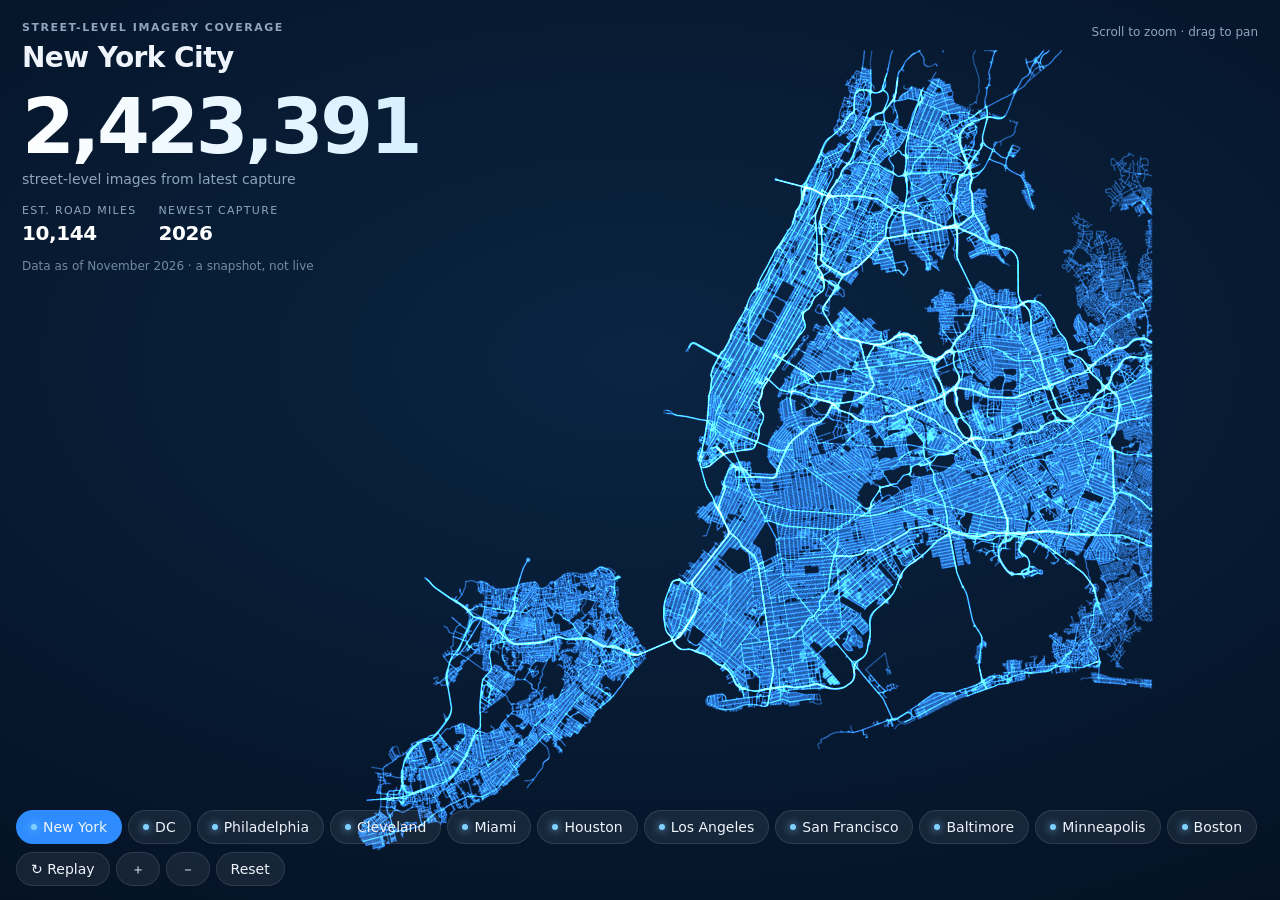
<file: metros.html>
<!doctype html>
<html lang="en"><head><meta charset="utf-8"><meta name="viewport" content="width=device-width,initial-scale=1">
<title>Metro Coverage Glow Map</title>
<link rel="stylesheet" href="base.css">
<style>
#c{position:absolute;inset:0;width:100%;height:100%;cursor:grab;touch-action:none;background:radial-gradient(100% 80% at 50% 40%,#0a2442,#041021)}
#c:active{cursor:grabbing}
.hud{position:absolute;pointer-events:none;left:22px;top:20px;right:22px}
h1{font-size:clamp(18px,3vw,28px);letter-spacing:-.02em;margin-top:2px;max-width:480px}
#big{font-size:clamp(38px,7vw,76px);font-weight:700;letter-spacing:-.045em;font-variant-numeric:tabular-nums;line-height:1;margin-top:10px;background:linear-gradient(90deg,#fff,#7fd0ff);-webkit-background-clip:text;background-clip:text;color:transparent}
#sub{color:var(--mut);margin-top:4px}
#stats{display:flex;gap:22px;margin-top:14px;flex-wrap:wrap}
#stats div{font-size:11px;letter-spacing:.12em;text-transform:uppercase;color:var(--mut)}
#stats b{display:block;font-size:20px;letter-spacing:-.02em;text-transform:none;color:#fff;font-variant-numeric:tabular-nums}
#view{margin-top:14px;display:inline-flex;gap:8px;align-items:baseline;padding:7px 14px;border-radius:99px;font-size:13px;color:#cfe6ff;background:rgba(8,26,46,.7);border:1px solid var(--line);opacity:0;transform:translateY(4px);transition:.3s}
#view.on{opacity:1;transform:none}#view b{font-size:16px;font-variant-numeric:tabular-nums;color:#fff}
#dock{position:absolute;left:16px;right:16px;bottom:14px;display:flex;gap:8px;flex-wrap:wrap;align-items:center;justify-content:space-between}
.grp{display:flex;gap:6px;flex-wrap:wrap}
.btn.on{background:var(--blue);border-color:transparent}
.btn.pend{opacity:.5}.btn .dot{width:6px;height:6px;border-radius:50%;background:#7fd0ff;box-shadow:0 0 8px #7fd0ff}.btn.pend .dot{background:transparent;border:1px solid #8ea5bc;box-shadow:none}
#pend{position:absolute;inset:0;display:none;place-items:center;text-align:center;pointer-events:none}
#pend.on{display:grid}
#pend .ring{width:120px;height:120px;margin:0 auto 18px;border-radius:50%;border:1px solid rgba(127,208,255,.5);animation:pulse 2.4s ease-out infinite}
#pend .ring:nth-child(2){animation-delay:1.2s}
@keyframes pulse{0%{transform:scale(.3);opacity:.9}100%{transform:scale(1.6);opacity:0}}
#pend h2{font-size:20px;letter-spacing:-.01em}#pend p{color:var(--mut);max-width:340px;margin:6px auto 0}
#rings{position:relative;height:120px;margin-bottom:18px}#rings .ring{position:absolute;left:50%;top:0;margin:0 0 0 -60px}
#hint{position:absolute;right:22px;top:24px;font-size:12px;color:var(--mut);pointer-events:none;transition:opacity .6s}
#load{position:absolute;inset:0;display:grid;place-items:center;color:var(--mut);background:#041021;transition:opacity .6s}
@media(max-width:640px){#dock{flex-direction:column;align-items:stretch;gap:6px}#tabs{flex-wrap:nowrap;overflow-x:auto;scrollbar-width:none;-webkit-overflow-scrolling:touch}#tabs::-webkit-scrollbar{display:none}#tabs .btn{flex:none}#hint{display:none}.btn{padding:0 10px;height:30px}#stats{gap:14px}#stats b{font-size:16px}}
</style></head><body>
<canvas id="c"></canvas>
<div class="hud"><div class="eyebrow" id="eyebrow">Street-level imagery coverage</div><h1 id="title">New York City</h1><div id="big">0</div><div id="sub">street-level images captured</div>
<div id="stats"><div>Est. road miles<b id="smi">–</b></div><div>Newest capture<b id="syr">–</b></div></div><div id="asof" style="color:var(--mut);font-size:12px;margin-top:10px;opacity:.8"></div><div id="view"><b id="vn">0</b> <span>images in view</span></div></div>
<div id="pend"><div><div id="rings"><div class="ring"></div><div class="ring"></div></div><h2 id="pt">Coverage scan pending</h2><p>This metro hasn't been scanned yet. Run the coverage scan and rebuild to light it up.</p></div></div>
<div id="hint">Scroll to zoom · drag to pan</div>
<div id="dock"><div class="grp" id="tabs"></div><div class="grp"><button class="btn" id="replay">↻ Replay</button><button class="btn" id="zin">＋</button><button class="btn" id="zout">－</button><button class="btn" id="fit">Reset</button></div></div>
<div id="load">Loading…</div>
<script>
// Params: ?metro=philadelphia&title=…&eyebrow=…&sweep=0&color=2f8cff&tabs=0 (hide tab buttons)&auto=1 (cycle metros)
const Q=new URLSearchParams(location.search),$=id=>document.getElementById(id);
if(Q.get('eyebrow'))$('eyebrow').textContent=Q.get('eyebrow');
const cv=$('c'),g=cv.getContext('2d');let dk=1,W,H,DPR,meta,N,X,Y,Cn,fitS=1,sweep=1,raf,anim,B={x0:0,x1:1,y0:0,y1:1},M=[],cur=null,token=0;
const R=6378137,mx=lon=>R*lon*Math.PI/180,my=lat=>R*Math.log(Math.tan(Math.PI/4+lat*Math.PI/360));
const v={s:1,cx:0,cy:0};
const rgb=(()=>{const c=(Q.get('color')||'2f8cff');return[parseInt(c.slice(0,2),16),parseInt(c.slice(2,4),16),parseInt(c.slice(4,6),16)]})();
const SX=x=>(x-v.cx)*v.s+W/2,SY=y=>H/2-(y-v.cy)*v.s;
function resize(){DPR=Math.min(2,devicePixelRatio||1);W=innerWidth;H=innerHeight;cv.width=W*DPR;cv.height=H*DPR}
function fit(){if(W<50||H<50)resize();const wide=W/H>1.3;fitS=Math.min((wide?W*.62:W)/(B.x1-B.x0),Math.max(120,H-(wide?70:190))/(B.y1-B.y0));v.s=fitS;v.cx=(B.x0+B.x1)/2-(wide?W*.09:0)/v.s;v.cy=(B.y0+B.y1)/2-(wide?0:H*.06)/v.s}
let bl=document.createElement('canvas');
function bloom(){const w=Math.max(8,cv.width>>2),h=Math.max(8,cv.height>>2);if(bl.width!==w||bl.height!==h){bl.width=w;bl.height=h}const b=bl.getContext('2d');b.clearRect(0,0,w,h);b.drawImage(cv,0,0,w,h);g.save();g.setTransform(1,0,0,1,0,0);g.globalCompositeOperation='lighter';g.globalAlpha=.5;g.filter='blur(7px)';g.drawImage(bl,0,0,cv.width,cv.height);g.restore()}
function render(){
 g.setTransform(DPR,0,0,DPR,0,0);g.clearRect(0,0,W,H);if(!meta)return;g.globalCompositeOperation='lighter';
 const C=meta.cell,px=Math.max(1.2,C*v.s*.9),yCut=B.y0+(B.y1-B.y0)*sweep,zoomK=Math.min(1,fitS/v.s*2.2),cover=Math.min(1,C*v.s*.9/1.2);let vis=0;
 for(let i=0;i<N;i++){const wy=Y[i]*C;if(wy>yCut)continue;const x=SX(X[i]*C),y=SY(wy);if(x<-6||y<-6||x>W+6||y>H+6)continue;vis+=Cn[i];
  const n=Cn[i]*dk,a=Math.min(.7,(.16+n*.06)*(.55+.45*zoomK)*(.3+.7*cover));g.fillStyle=`rgba(${rgb[0]},${rgb[1]},${rgb[2]},${a})`;g.fillRect(x-px/2,y-px/2,px,px);
  if(n>3&&cover>.8){g.fillStyle=`rgba(190,235,255,${Math.min(.55,n*.04)})`;const q=px*.55;g.fillRect(x-q/2,y-q/2,q,q)}}
 g.globalCompositeOperation='source-over';
 if(sweep<1){const y=SY(yCut);const gr=g.createLinearGradient(0,y,0,y+90);gr.addColorStop(0,'rgba(127,208,255,.35)');gr.addColorStop(1,'rgba(127,208,255,0)');g.fillStyle=gr;g.fillRect(0,y,W,90);g.fillStyle='rgba(180,230,255,.9)';g.fillRect(0,y,W,1.5)}
 const zoomed=v.s>fitS*1.5&&sweep>=1;$('view').classList.toggle('on',zoomed);if(zoomed)$('vn').textContent=vis.toLocaleString()
}
function go(to,ms=900){cancelAnimationFrame(anim);const f={...v},t0=performance.now();(function s(t){const k=Math.min(1,(t-t0)/ms),e=k<.5?4*k*k*k:1-Math.pow(-2*k+2,3)/2;
 v.s=f.s*Math.pow(to.s/f.s,e);v.cx=f.cx+(to.cx-f.cx)*e;v.cy=f.cy+(to.cy-f.cy)*e;render();if(k<1)anim=requestAnimationFrame(s)})(t0)}
function replay(){cancelAnimationFrame(raf);if(!meta)return;fit();const t0=performance.now(),D=3200,tot=meta.total,mi=cur.miles||0;
 (function f(t){const k=Math.min(1,(t-t0)/D),e=1-Math.pow(1-k,3);sweep=Q.get('sweep')==='0'?1:e;$('big').textContent=Math.round(tot*e).toLocaleString();$('smi').textContent=Math.round(mi*e).toLocaleString();render();if(k<1)raf=requestAnimationFrame(f)})(t0)}
async function select(id){
 const m=M.find(x=>x.id===id);if(!m)return;cur=m;const my_=++token;cancelAnimationFrame(raf);cancelAnimationFrame(anim);
 [...$('tabs').children].forEach(b=>b.classList.toggle('on',b.dataset.id===id));
 $('title').textContent=Q.get('title')||m.name;
 const pending=m.status!=='ready';$('pend').classList.toggle('on',pending);
 if(pending){meta=null;render();$('asof').textContent='';$('big').textContent='—';$('smi').textContent='–';$('syr').textContent='–';$('sub').textContent='coverage scan pending';$('pt').textContent=m.name+' · scan pending';return}
 $('sub').textContent='street-level images from latest capture';{const d=m.asOf&&new Date(m.asOf+'T12:00:00');$('asof').textContent=d?'Data as of '+d.toLocaleDateString('en-US',{month:'long',year:'numeric'})+' · a snapshot, not live':''}$('syr').textContent=m.oldestUsed&&m.oldestUsed<m.newest?m.oldestUsed+'–'+m.newest:(m.newest||'–');
 const [j,buf]=await Promise.all([fetch('data/metro-'+id+'.json').then(r=>r.json()),fetch('data/metro-'+id+'.bin').then(r=>r.arrayBuffer())]);
 if(my_!==token)return;meta=j;N=j.count;X=new Int32Array(buf,0,N);Y=new Int32Array(buf,N*4,N);Cn=new Uint16Array(buf,N*8,N);
 let a=1e12,b=-1e12,c=1e12,e=-1e12;for(let i=0;i<N;i++){a=Math.min(a,X[i]);b=Math.max(b,X[i]);c=Math.min(c,Y[i]);e=Math.max(e,Y[i])}
 {const s=Array.from(Cn).sort((p,q)=>p-q),p80=s[Math.floor(s.length*.8)]||1;dk=Math.min(1,6/p80)} // normalise density so very dense metros don't blow out to white
 B={x0:a*j.cell,x1:b*j.cell,y0:c*j.cell,y1:e*j.cell};replay()}
fetch('data/metros.json').then(r=>r.json()).then(d=>{M=d.metros;resize();
 if(Q.get('tabs')!=='0')M.forEach(m=>{const b=document.createElement('button');b.className='btn'+(m.status==='ready'?'':' pend');b.dataset.id=m.id;b.innerHTML='<span class="dot"></span>'+m.name.replace('Washington, ','').replace(' City','');b.onclick=()=>{clearInterval(auto);select(m.id)};$('tabs').appendChild(b)});
 const first=Q.get('metro')||(M.find(m=>m.status==='ready')||M[0]).id;
 select(first).then(()=>{$('load').style.opacity=0;setTimeout(()=>$('load').remove(),700);setTimeout(()=>$('hint').style.opacity=0,9000)});
 if(Q.get('auto')==='1'){const ready=M.filter(m=>m.status==='ready');let i=Math.max(0,ready.findIndex(m=>m.id===first));var auto=setInterval(()=>{i=(i+1)%ready.length;select(ready[i].id)},9000)}
});
addEventListener('resize',()=>{if(!meta)return;const wasFit=Math.abs(v.s-fitS)<1e-12||fitS<=0;resize();fit0=1;if(wasFit)fit();render()});let fit0=0;
let drag=null;cv.onpointerdown=e=>{cancelAnimationFrame(anim);drag={x:e.clientX,y:e.clientY,cx:v.cx,cy:v.cy};cv.setPointerCapture(e.pointerId)};
cv.onpointermove=e=>{if(!drag)return;v.cx=drag.cx-(e.clientX-drag.x)/v.s;v.cy=drag.cy+(e.clientY-drag.y)/v.s;render()};cv.onpointerup=()=>drag=null;
function zoom(f,px=W/2,py=H/2){if(!meta)return;const wx=(px-W/2)/v.s+v.cx,wy=v.cy-(py-H/2)/v.s,s=Math.max(fitS*.7,Math.min(.5,v.s*f));v.s=s;v.cx=wx-(px-W/2)/s;v.cy=wy+(py-H/2)/s;render()}
cv.addEventListener('wheel',e=>{e.preventDefault();cancelAnimationFrame(anim);zoom(Math.exp(-e.deltaY*.0015),e.clientX,e.clientY)},{passive:false});
$('zin').onclick=()=>zoom(1.7);$('zout').onclick=()=>zoom(1/1.7);
$('fit').onclick=()=>{if(!meta)return;const s=v.s,cx=v.cx,cy=v.cy;fit();const t={...v};Object.assign(v,{s,cx,cy});go(t)};
$('replay').onclick=replay;
</script></body></html>
</file>
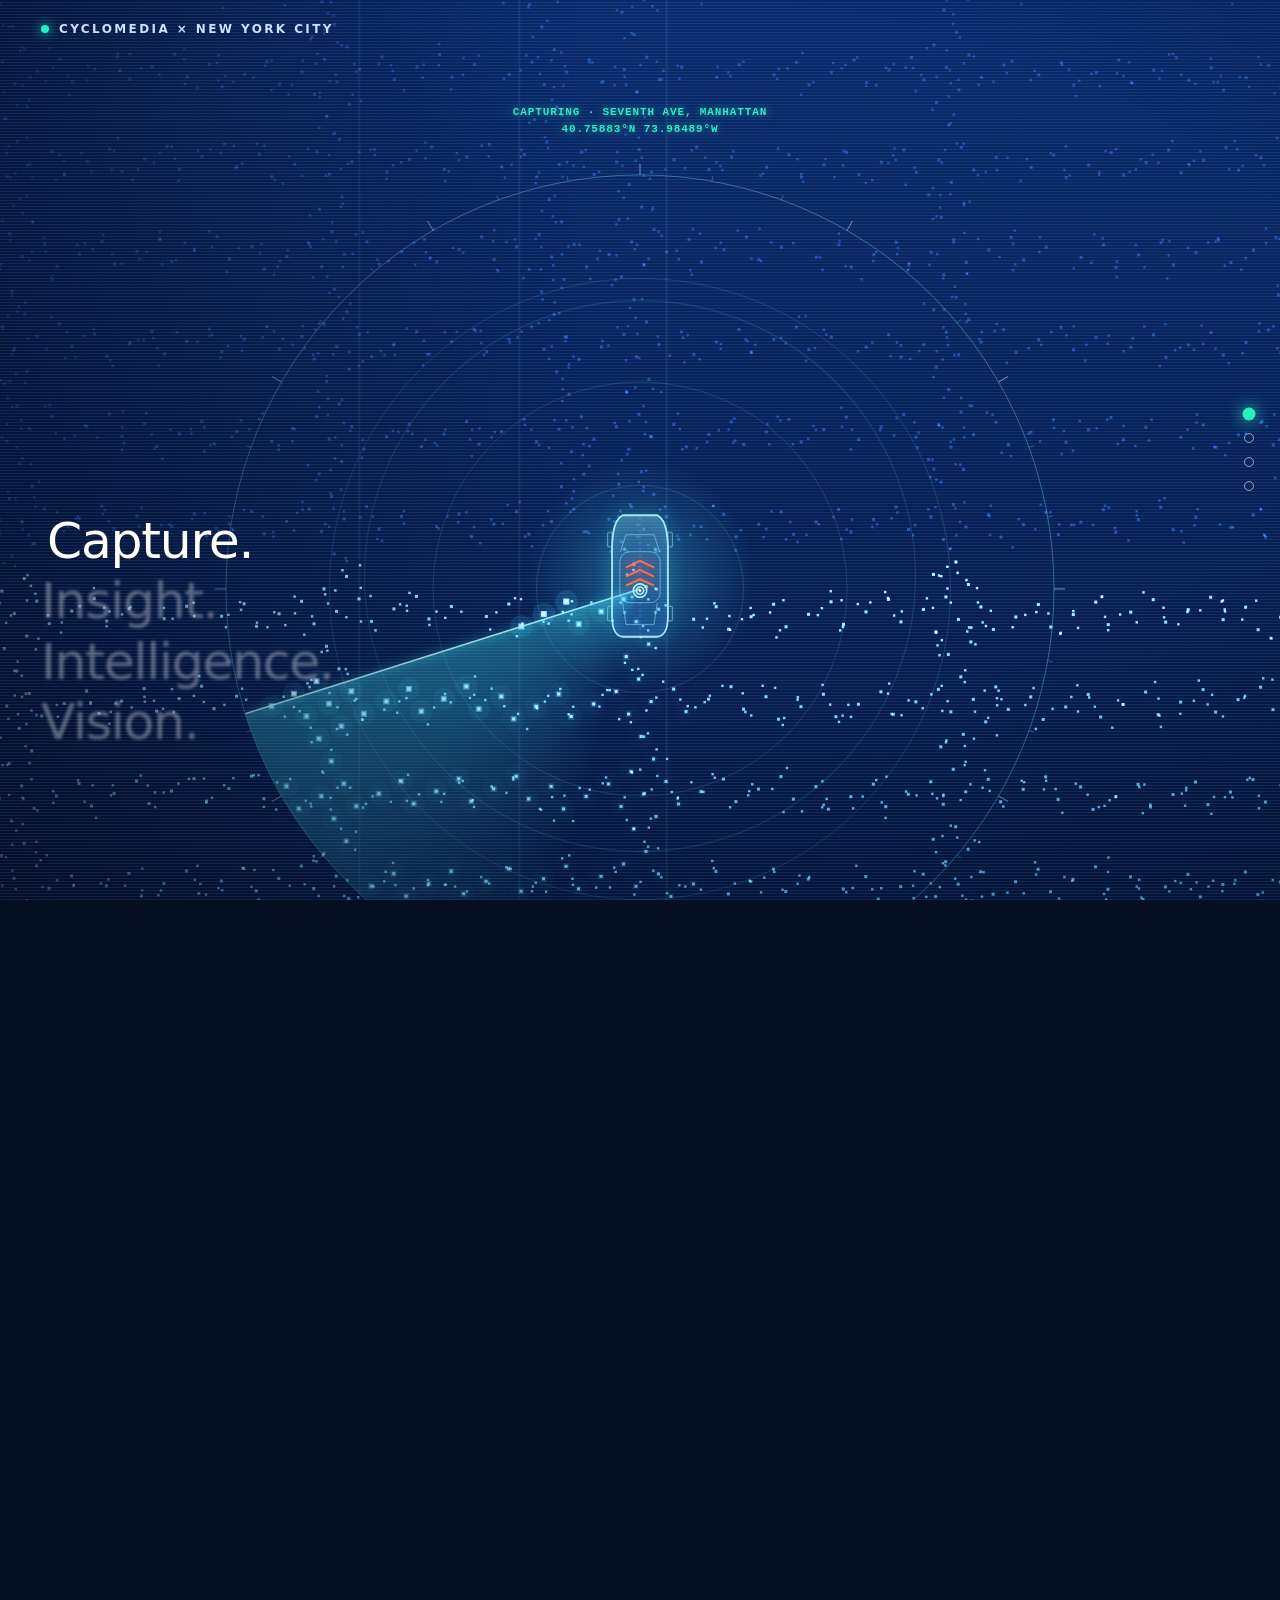
<file: nyc-scroll.html>
<!doctype html>
<html lang="en"><head><meta charset="utf-8"><meta name="viewport" content="width=device-width,initial-scale=1">
<title>NYC Capture to Vision</title>
<link rel="stylesheet" href="base.css">
<style>
html,body{height:auto;overflow-x:hidden;overflow-y:auto;background:#041021}
#scroller{height:560vh;position:relative}
#stage{position:fixed;inset:0;overflow:hidden;background:#05204f}
.layer{position:absolute;inset:0;width:100%;height:100%;opacity:0;will-change:opacity,transform}
canvas.layer{display:block}
#s2{background:#06182c}
#imgwrap{position:absolute;will-change:transform}#imgwrap img{position:absolute;inset:0;width:100%;height:100%;filter:contrast(1.1) saturate(1.1) brightness(1.05)}
#s2 .tint{position:absolute;inset:0;background:linear-gradient(180deg,rgba(8,56,150,.48),rgba(6,40,110,.58));mix-blend-mode:multiply}
#s2 .tint2{position:absolute;inset:0;background:radial-gradient(90% 70% at 50% 50%,rgba(0,0,0,0) 40%,rgba(2,10,30,.6) 100%)}
#ret{position:absolute;width:0;height:0;transition:left .7s cubic-bezier(.2,.8,.2,1),top .7s cubic-bezier(.2,.8,.2,1);z-index:3}
#focus{position:absolute;transform:translate(-50%,-50%);border-radius:14px;box-shadow:0 0 0 150vmax rgba(2,12,34,.58);transition:left .7s cubic-bezier(.2,.8,.2,1),top .7s cubic-bezier(.2,.8,.2,1),width .7s cubic-bezier(.2,.8,.2,1),height .7s cubic-bezier(.2,.8,.2,1);pointer-events:none}
#ret .box{position:absolute;transform:translate(-50%,-50%);background:linear-gradient(180deg,rgba(39,240,192,.16),rgba(39,240,192,.05));box-shadow:0 0 0 1px rgba(39,240,192,.55),0 0 28px rgba(39,240,192,.45)}
#ret .box i{position:absolute;width:22%;max-width:26px;min-width:12px;aspect-ratio:1;border:0 solid #27f0c0;filter:drop-shadow(0 0 5px rgba(0,0,0,.9)) drop-shadow(0 0 10px rgba(39,240,192,.9))}
#ret .box i:nth-child(1){left:-3px;top:-3px;border-left-width:4px;border-top-width:4px}#ret .box i:nth-child(2){right:-3px;top:-3px;border-right-width:4px;border-top-width:4px}
#ret .box i:nth-child(3){left:-3px;bottom:-3px;border-left-width:4px;border-bottom-width:4px}#ret .box i:nth-child(4){right:-3px;bottom:-3px;border-right-width:4px;border-bottom-width:4px}
#ret .scanl{position:absolute;left:0;right:0;height:3px;background:linear-gradient(90deg,transparent,#8fffe8,transparent);box-shadow:0 0 14px #27f0c0;animation:scanl 1.6s ease-in-out infinite}
@keyframes scanl{0%{top:0;opacity:0}15%{opacity:1}85%{opacity:1}100%{top:100%;opacity:0}}
#ret .tagl{position:absolute;left:0;top:0;transform:translate(-50%,-100%);white-space:nowrap;padding:6px 12px 6px 10px;border-radius:99px;background:rgba(2,16,40,.92);border:1.5px solid #27f0c0;color:#fff;font:700 clamp(11px,1.7vh,14px)/1 'Inter',system-ui,sans-serif;letter-spacing:.06em;box-shadow:0 4px 22px rgba(0,0,0,.5),0 0 18px rgba(39,240,192,.5);display:flex;gap:8px;align-items:center}
#ret .tagl::before{content:'✓';display:grid;place-items:center;width:17px;height:17px;border-radius:50%;background:#27f0c0;color:#021028;font-size:11px}
#ret .rg{position:absolute;left:0;top:0;border:3px solid #27f0c0;border-radius:50%;transform:translate(-50%,-50%);animation:rp2 1.8s ease-out infinite;pointer-events:none}
@keyframes rp2{0%{width:20px;height:20px;opacity:1}100%{width:150px;height:150px;opacity:0}}
#ret.flash .box{animation:lock .65s cubic-bezier(.2,.9,.2,1)}
@keyframes lock{0%{transform:translate(-50%,-50%) scale(2.2);opacity:0}60%{opacity:1}100%{transform:translate(-50%,-50%) scale(1)}}
#lead{position:absolute;inset:0;width:100%;height:100%;pointer-events:none;z-index:2}
#lead path{fill:none;stroke:#27f0c0;stroke-width:2;stroke-dasharray:7 6;filter:drop-shadow(0 0 6px rgba(39,240,192,.9));animation:dash 1s linear infinite}@keyframes dash{to{stroke-dashoffset:-26}}
#lead circle{fill:#27f0c0;filter:drop-shadow(0 0 6px #27f0c0)}
#card{position:absolute;transition:left .6s cubic-bezier(.2,.8,.2,1),opacity .3s;left:clamp(14px,6vw,86px);top:clamp(56px,13vh,120px);width:min(540px,calc(100% - 28px));padding:clamp(14px,2.4vh,26px) clamp(16px,2.4vw,30px);border-radius:14px;background:rgba(8,40,110,.62);border:1px solid rgba(140,190,255,.32);backdrop-filter:blur(14px);-webkit-backdrop-filter:blur(14px);box-shadow:0 10px 50px rgba(0,10,40,.45);font-family:ui-monospace,"Cascadia Mono",Consolas,monospace}
#card .k{color:#bcd4ff;font-size:clamp(11px,1.5vh,14px);letter-spacing:.04em}#card .v{color:#27f0c0;font-weight:600}
#card h3{font:700 clamp(20px,4.4vh,38px)/1.1 "Inter",system-ui,sans-serif;letter-spacing:-.01em;margin-bottom:clamp(6px,1.4vh,14px);color:#fff}
#card h3 span{font-weight:400;color:#cfe0ff}
#card .row{display:flex;gap:18px;flex-wrap:wrap;margin-top:6px}
#card hr{border:0;border-top:1px solid rgba(160,200,255,.35);margin:clamp(8px,1.6vh,16px) 0}
#ticks{display:flex;gap:3px;margin-top:6px}#ticks i{width:7px;height:clamp(16px,3vh,28px);background:#27f0c0;opacity:.9;border-radius:1px}#ticks i.off{opacity:.18}
#card .big{font:600 clamp(26px,5vh,46px)/1 "Inter",system-ui,sans-serif;color:#fff}
#card .tag{display:inline-block;margin-top:10px;font:600 10px/1 "Inter",system-ui,sans-serif;letter-spacing:.14em;padding:5px 8px;border-radius:99px;background:rgba(255,255,255,.12);color:#cfe0ff}
#s3lbls{position:absolute;inset:0;pointer-events:none}
/* UI chrome */
#vig{position:absolute;inset:0;pointer-events:none;background:radial-gradient(120% 90% at 50% 40%,rgba(0,0,0,0) 45%,rgba(2,8,26,.55) 100%),linear-gradient(90deg,rgba(3,12,36,.55),rgba(3,12,36,0) 45%)}
#scan{position:absolute;inset:0;pointer-events:none;opacity:.07;background:repeating-linear-gradient(0deg,#fff 0 1px,transparent 1px 3px)}
#words{position:absolute;left:clamp(16px,3.2vw,44px);bottom:clamp(86px,17vh,150px);display:flex;flex-direction:column;gap:clamp(0px,.4vh,4px);z-index:5}
#words button{background:none;border:0;padding:0;text-align:left;font:500 clamp(24px,5.6vh,56px)/1.12 "Inter",system-ui,sans-serif;letter-spacing:-.025em;color:rgba(255,255,255,.34);filter:blur(1.6px);transition:color .4s,filter .4s,transform .4s;transform-origin:left}
#words button.on{color:#fff;filter:none;transform:translateX(6px)}
#blurb{position:absolute;left:clamp(16px,3.2vw,44px);bottom:clamp(20px,4vh,40px);max-width:min(430px,70%);font-size:clamp(12px,1.9vh,15px);line-height:1.5;color:#cfe0ff;z-index:5;min-height:3em;transition:opacity .35s}
#top{position:absolute;left:clamp(16px,3.2vw,44px);top:clamp(14px,2.6vh,26px);display:flex;gap:10px;align-items:center;z-index:5;font:600 12px/1 "Inter",system-ui,sans-serif;letter-spacing:.2em;color:#cfe0ff}
#top i{width:8px;height:8px;border-radius:50%;background:#27f0c0;box-shadow:0 0 12px #27f0c0}
#rail{position:absolute;right:clamp(12px,2vw,26px);top:50%;transform:translateY(-50%);display:flex;flex-direction:column;gap:14px;z-index:5}
#rail button{width:10px;height:10px;padding:0;border-radius:50%;border:1.5px solid rgba(255,255,255,.55);background:transparent;transition:.3s}
#rail button.on{background:#27f0c0;border-color:#27f0c0;box-shadow:0 0 12px #27f0c0;transform:scale(1.3)}
#hint{position:absolute;right:clamp(16px,3vw,44px);bottom:clamp(18px,3.4vh,34px);z-index:5;display:flex;align-items:center;gap:10px;font-size:12px;letter-spacing:.12em;color:#bcd4ff;transition:opacity .5s}
#hint .m{width:20px;height:32px;border:1.8px solid #bcd4ff;border-radius:11px;position:relative}#hint .m::after{content:"";position:absolute;left:50%;top:6px;width:3px;height:6px;margin-left:-1.5px;border-radius:2px;background:#bcd4ff;animation:wheel 1.6s ease-in-out infinite}
@keyframes wheel{0%{opacity:1;transform:translateY(0)}100%{opacity:0;transform:translateY(10px)}}
#chip{position:absolute;z-index:4;font:600 11px/1.5 ui-monospace,Consolas,monospace;letter-spacing:.08em;color:#27f0c0;text-shadow:0 0 10px rgba(39,240,192,.6);pointer-events:none;opacity:0}
#load{position:absolute;inset:0;display:grid;place-items:center;color:#bcd4ff;background:#05204f;z-index:20;transition:opacity .7s;font-size:13px;letter-spacing:.14em}
@media(max-width:640px){#rail{display:none}#hint span{display:none}
 #card{left:12px!important;top:46px;width:calc(100% - 24px);padding:11px 14px}#card h3{font-size:19px;margin-bottom:6px}#card .k{font-size:10.5px;line-height:1.5}#card hr,#card .row{display:none}#card .tag{margin-top:8px;font-size:9px}
 #words{bottom:92px}#words button{font-size:clamp(22px,3.6vh,30px)}#blurb{font-size:12px;max-width:78%;bottom:16px}#top{font-size:10px;letter-spacing:.14em}#chip{font-size:9px}}
@media(max-height:520px){#blurb{display:none}#words{bottom:16px}}
</style></head><body>
<div id="scroller"></div>
<div id="stage">
 <canvas class="layer" id="c1"></canvas>
 <div class="layer" id="s2"><div id="imgwrap"><img id="street" src="scroll/street-oculus.jpg" alt=""><div id="focus"></div><div id="ret"><div class="box"><i></i><i></i><i></i><i></i><span class="scanl"></span></div><u class="rg"></u><u class="rg" style="animation-delay:.9s"></u><span class="tagl" id="tagl"></span></div></div><svg id="lead"><path d=""/><circle r="5"/></svg><div class="tint"></div><div class="tint2"></div>
  <div id="card"><h3 id="cT"></h3><div class="k">FAMILY: <span class="v" id="cF"></span></div><div class="k">DERIVED FROM: <span class="v">STREET-LEVEL IMAGERY + LIDAR</span></div><div class="k">LOCATION: <span class="v">40.7114°N, 74.0106°W</span> <span style="opacity:.6">(approx.)</span></div><hr>
   <div class="row"><div><div class="k">OUTPUT</div><div class="big" style="font-size:clamp(15px,2.6vh,22px);line-height:1.25">Type · Position<br>Condition · Unique ID</div></div><div style="flex:1;min-width:140px"><div class="k">CONDITION</div><div id="ticks"></div><div class="k" style="margin-top:6px;opacity:.7">ASSESSED FROM IMAGERY</div></div></div><span class="tag">SAMPLE INSIGHT · ILLUSTRATIVE</span></div>
 </div>
 <canvas class="layer" id="c3"></canvas>
 <canvas class="layer" id="c4"></canvas>
 <div id="vig"></div><div id="scan"></div>
 <div id="top"><i></i>CYCLOMEDIA × NEW YORK CITY</div>
 <div id="chip"></div>
 <div id="words"><button data-i="0">Capture.</button><button data-i="1">Insight.</button><button data-i="2">Intelligence.</button><button data-i="3">Vision.</button></div>
 <div id="blurb"></div>
 <div id="rail"><button data-i="0" aria-label="Capture"></button><button data-i="1" aria-label="Insight"></button><button data-i="2" aria-label="Intelligence"></button><button data-i="3" aria-label="Vision"></button></div>
 <div id="hint"><div class="m"></div><span>SCROLL TO EXPLORE</span></div>
 <div id="load">LOADING NEW YORK…</div>
</div>
<script>
// Params: ?mode=auto (self-playing loop, no scroll)  &p=0.6 (freeze at a position, 0-1)
const Q=new URLSearchParams(location.search),$=id=>document.getElementById(id);
const AUTO=Q.get('mode')==='auto',FIX=Q.get('p')!==null?+Q.get('p'):null;
if(AUTO||FIX!==null){document.documentElement.style.overflow='hidden';$('scroller').style.height='100vh'}
const BL=['We capture New York in unmatched detail, every avenue, every block, every borough, turning reality into data.','Street-level imagery and LiDAR become structured, measurable insights: signals, crosswalks, curbs and more.','One shared, objective view of the city’s assets, ready for every department that depends on them.','From a single street to five boroughs: 2.4M street-level images captured since July and 10,100+ miles of streets covered in 2026.'];
const RANGES=[[0,.27],[.25,.52],[.5,.77],[.75,1]];
const ease=t=>t<.5?2*t*t:1-Math.pow(-2*t+2,2)/2,cl=(x,a=0,b=1)=>Math.max(a,Math.min(b,x)),sm=(a,b,x)=>{const t=cl((x-a)/(b-a));return t*t*(3-2*t)};
const R=6378137,MX=lon=>R*lon*Math.PI/180,MY=lat=>R*Math.log(Math.tan(Math.PI/4+lat*Math.PI/360)),IX=x=>x/R*180/Math.PI,IY=y=>(2*Math.atan(Math.exp(y/R))-Math.PI/2)*180/Math.PI;
let W,H,DPR,meta,N,X,Y,Cn,WX,WY,ready=false,BK=null;const TL=500;
const c1=$('c1'),c3=$('c3'),c4=$('c4'),g1=c1.getContext('2d'),g3=c3.getContext('2d'),g4=c4.getContext('2d');
let off4=null;
/* ---------- layout ---------- */
function resize(){if($('imgwrap'))$('imgwrap')._g=null;DPR=Math.min(2,devicePixelRatio||1);W=innerWidth;H=innerHeight;for(const c of[c1,c3,c4]){c.width=Math.round(W*DPR);c.height=Math.round(H*DPR)}if(ready)buildOff4()}
/* ---------- data ---------- */
Promise.all([fetch('data/'+(new URLSearchParams(location.search).get('data')||'glow2026')+'.json').then(r=>r.json()),fetch('data/'+(new URLSearchParams(location.search).get('data')||'glow2026')+'.bin').then(r=>r.arrayBuffer())]).then(([m,buf])=>{meta=m;N=m.count;X=new Int32Array(buf,0,N);Y=new Int32Array(buf,N*4,N);Cn=new Uint16Array(buf,N*8,N);WX=new Float32Array(N);WY=new Float32Array(N);for(let i=0;i<N;i++){WX[i]=X[i]*m.cell;WY[i]=Y[i]*m.cell}BK=new Map();for(let i=0;i<N;i++){const k=Math.floor(WX[i]/TL)*100000+Math.floor(WY[i]/TL);let a=BK.get(k);if(!a)BK.set(k,a=[]);a.push(i)}ready=true;resize();$('load').style.opacity=0;setTimeout(()=>$('load').remove(),700)});
addEventListener('resize',resize);resize();
/* ---------- scene 1: CAPTURE (real 2026 capture trails along 7th Ave, Midtown Manhattan) ---------- */
const P0=[MX(-73.9855),MY(40.7580)],PHI=29*Math.PI/180,DV=[Math.sin(PHI),Math.cos(PHI)],RV=[Math.cos(PHI),-Math.sin(PHI)],TRAVEL=620;
function car(g,cx,cy,L,time){const w=L*.46,hw=w/2;g.save();
 // ground glow
 let gl=g.createRadialGradient(cx,cy,0,cx,cy,L*.95);gl.addColorStop(0,'rgba(60,220,255,.30)');gl.addColorStop(1,'rgba(60,220,255,0)');g.fillStyle=gl;g.beginPath();g.arc(cx,cy,L*.95,0,7);g.fill();
 const hull=()=>{g.beginPath();g.moveTo(cx-hw*.62,cy-L*.5);g.bezierCurveTo(cx-hw*.98,cy-L*.46,cx-hw*1.02,cy-L*.3,cx-hw,cy-L*.12);g.lineTo(cx-hw,cy+L*.33);g.bezierCurveTo(cx-hw,cy+L*.46,cx-hw*.8,cy+L*.5,cx-hw*.6,cy+L*.5);g.lineTo(cx+hw*.6,cy+L*.5);g.bezierCurveTo(cx+hw*.8,cy+L*.5,cx+hw,cy+L*.46,cx+hw,cy+L*.33);g.lineTo(cx+hw,cy-L*.12);g.bezierCurveTo(cx+hw*1.02,cy-L*.3,cx+hw*.98,cy-L*.46,cx+hw*.62,cy-L*.5);g.closePath()};
 const fg=g.createLinearGradient(cx,cy-L/2,cx,cy+L/2);fg.addColorStop(0,'rgba(150,235,255,.30)');fg.addColorStop(.5,'rgba(70,160,255,.16)');fg.addColorStop(1,'rgba(40,110,230,.26)');
 hull();g.fillStyle=fg;g.fill();g.shadowColor='#4fe3ff';g.shadowBlur=16;g.strokeStyle='rgba(170,245,255,.95)';g.lineWidth=1.8;g.stroke();g.shadowBlur=0;
 // inner structure: cabin, glass, centre line, wheel wells
 g.strokeStyle='rgba(150,225,255,.55)';g.lineWidth=1;rr(g,cx-hw*.72,cy-L*.2,hw*1.44,L*.42,hw*.35);g.stroke();
 g.beginPath();g.moveTo(cx-hw*.7,cy-L*.2);g.lineTo(cx-hw*.5,cy-L*.34);g.lineTo(cx+hw*.5,cy-L*.34);g.lineTo(cx+hw*.7,cy-L*.2);g.stroke();
 g.beginPath();g.moveTo(cx-hw*.62,cy+L*.22);g.lineTo(cx-hw*.5,cy+L*.4);g.lineTo(cx+hw*.5,cy+L*.4);g.lineTo(cx+hw*.62,cy+L*.22);g.stroke();
 g.setLineDash([L*.02,L*.03]);g.strokeStyle='rgba(150,225,255,.3)';g.beginPath();g.moveTo(cx,cy-L*.48);g.lineTo(cx,cy+L*.48);g.stroke();g.setLineDash([]);
 g.strokeStyle='rgba(150,225,255,.5)';g.lineWidth=1.2;for(const sx of[-1,1])for(const yy of[-.3,.31]){rr(g,cx+sx*hw*1.0-(sx>0?0:hw*.16),cy+L*yy-L*.06,hw*.16,L*.12,hw*.05);g.stroke()}
 // glowing LED chevrons on the roof
 g.shadowColor='#ff4b3e';g.shadowBlur=12;g.strokeStyle='rgba(255,110,90,.95)';g.lineWidth=2;for(let k=0;k<3;k++){const y=cy-L*.1+k*L*.075;g.beginPath();g.moveTo(cx-hw*.5,y+L*.03);g.lineTo(cx,y-L*.025);g.lineTo(cx+hw*.5,y+L*.03);g.stroke()}g.shadowBlur=0;
 // roof sensor: lidar puck + corner cameras
 const px=cx,py=cy+L*.12;g.strokeStyle='rgba(190,250,255,.95)';g.lineWidth=1.6;g.beginPath();g.arc(px,py,hw*.24,0,7);g.stroke();g.beginPath();g.arc(px,py,hw*.13,0,7);g.stroke();g.fillStyle='#fff';g.shadowColor='#7ff';g.shadowBlur=14;g.beginPath();g.arc(px,py,hw*.05,0,7);g.fill();g.shadowBlur=0;
 const pl=.6+.4*Math.sin(time*.006);g.fillStyle='rgba(120,255,230,'+pl+')';for(const [dx,dy] of[[-.55,-.22],[.55,-.22],[-.55,.3],[.55,.3]]){g.beginPath();g.arc(cx+dx*hw,cy+dy*L,hw*.06,0,7);g.fill()}
 g.restore()}
function rr(g,x,y,w,h,r){g.beginPath();g.moveTo(x+r,y);g.arcTo(x+w,y,x+w,y+h,r);g.arcTo(x+w,y+h,x,y+h,r);g.arcTo(x,y+h,x,y,r);g.arcTo(x,y,x+w,y,r);g.closePath()}
function scene1(t,time){const g=g1;g.setTransform(DPR,0,0,DPR,0,0);const bg=g.createLinearGradient(0,0,0,H);bg.addColorStop(0,'#082a6d');bg.addColorStop(1,'#041a47');g.fillStyle=bg;g.fillRect(0,0,W,H);
 const s=H/1050,cxw=P0[0]+DV[0]*(-TRAVEL/2+TRAVEL*t),cyw=P0[1]+DV[1]*(-TRAVEL/2+TRAVEL*t),VX=W*.5,VY=H*.64;
 const SW=((time*.0017)%(Math.PI*2)),RS=H*.46;   // sweep angle (0 = forward, clockwise) and radius in px
 if(ready){const cs=meta.cell*1.04,rs=RS/s,dpx=Math.max(2.4,H/300),gl=cs*s*.42;g.globalCompositeOperation='lighter';
  const rad=Math.hypot(W,H)/s*.62+TL,kx0=Math.floor((cxw-rad)/TL),kx1=Math.floor((cxw+rad)/TL),ky0=Math.floor((cyw-rad)/TL),ky1=Math.floor((cyw+rad)/TL),TAU=Math.PI*2;
  for(let kx=kx0;kx<=kx1;kx++)for(let ky=ky0;ky<=ky1;ky++){const lst=BK.get(kx*100000+ky);if(!lst)continue;for(let q0=0;q0<lst.length;q0++){const i=lst[q0];const vx=WX[i]-cxw,vy=WY[i]-cyw,a=vx*DV[0]+vy*DV[1],b=vx*RV[0]+vy*RV[1],sx=VX+b*s,sy=VY-a*s;if(sx<-40||sx>W+40||sy<-40||sy>H+40)continue;
   const r=Math.hypot(a,b);let fl=0;if(r<rs){let dl=SW-Math.atan2(b,a);dl=((dl%TAU)+TAU)%TAU;fl=Math.exp(-dl/.55)*(1-r/rs*.55)}
   let al,cr,cg,cb;if(a<=18){const k=Math.exp(a/380);al=.62+.3*k;cr=80+100*k;cg=190+50*k;cb=255}else{const k=Math.exp(-(a-18)/460);al=.26+.14*k;cr=60;cg=130;cb=240}
   g.fillStyle='rgba('+(cr|0)+','+(cg|0)+','+(cb|0)+','+al+')';g.fillRect(sx-dpx/2,sy-dpx/2,dpx,dpx);
   g.fillRect(sx+(hsh(i,5)-.5)*gl*2.2,sy+(hsh(5,i+3)-.5)*gl*2.2,dpx*.8,dpx*.8);g.fillRect(sx+(hsh(i,9)-.5)*gl*2.2,sy+(hsh(9,i+3)-.5)*gl*2.2,dpx*.8,dpx*.8);
   if(fl>.04){g.fillStyle='rgba(200,253,255,'+Math.min(1,fl)+')';g.fillRect(sx-dpx,sy-dpx,dpx*2,dpx*2);g.fillStyle='rgba(80,230,255,'+(fl*.14)+')';g.beginPath();g.arc(sx,sy,gl,0,6.3);g.fill()}}}
  g.globalCompositeOperation='source-over'}
 // radar sweep wedge + range rings around the vehicle
 {g.save();g.translate(VX,VY+H*.12*.12);const sc=-Math.PI/2+SW;
  if(g.createConicGradient){const cg=g.createConicGradient(sc-1.0,0,0);cg.addColorStop(0,'rgba(60,240,255,0)');cg.addColorStop(.159,'rgba(60,240,255,.34)');cg.addColorStop(.1595,'rgba(60,240,255,0)');cg.addColorStop(1,'rgba(60,240,255,0)');g.fillStyle=cg;g.beginPath();g.arc(0,0,RS,0,7);g.fill()}
  g.strokeStyle='rgba(180,250,255,.9)';g.lineWidth=1.6;g.shadowColor='#4fe3ff';g.shadowBlur=10;g.beginPath();g.moveTo(0,0);g.lineTo(Math.cos(sc)*RS,Math.sin(sc)*RS);g.stroke();g.shadowBlur=0;
  g.lineWidth=1;for(const f of[.25,.5,.75,1]){g.strokeStyle='rgba(120,220,255,'+(f===1?.38:.16)+')';g.beginPath();g.arc(0,0,RS*f,0,7);g.stroke()}
  for(let d=0;d<360;d+=10){const an=d*Math.PI/180-Math.PI/2,l=d%30?5:11;g.strokeStyle='rgba(150,235,255,'+(d%30?.28:.6)+')';g.beginPath();g.moveTo(Math.cos(an)*RS,Math.sin(an)*RS);g.lineTo(Math.cos(an)*(RS+l),Math.sin(an)*(RS+l));g.stroke()}
  g.restore()}
 // light columns + lidar pulses from the vehicle
 g.fillStyle='rgba(120,190,255,.10)';for(const f of[.28,.405,.52]){g.fillRect(W*f,0,2,H)}
 for(let k=0;k<2;k++){const ph=((time*.0004+k/2)%1),r=ph*H*.62;g.strokeStyle=`rgba(80,230,255,${.28*(1-ph)})`;g.lineWidth=1.2;g.beginPath();g.arc(VX,VY,r,0,7);g.stroke()}
 car(g,VX,VY,H*.135,time);
 // readout chip
 const lat=IY(cyw),lon=IX(cxw),ch=$('chip');ch.style.opacity=1;ch.style.left=Math.round(VX)+'px';ch.style.top=Math.round(VY-H*.46-58)+'px';ch.style.transform='translateX(-50%)';ch.style.textAlign='center';ch.innerHTML=`CAPTURING · SEVENTH AVE, MANHATTAN<br>${lat.toFixed(5)}°N  ${Math.abs(lon).toFixed(5)}°W`}
/* ---------- scene 2: INSIGHT (hotspots on a real street-level capture) ---------- */
const ASSETS=[{n:'Traffic Light',f:'Traffic Control',x:.455,y:.25,c:18,bw:.058,bh:.19},{n:'Streetlight',f:'Traffic Control',x:.12,y:.265,c:16,bw:.17,bh:.075},{n:'Crosswalk',f:'Pedestrian Safety',x:.31,y:.92,c:19,bw:.2,bh:.15},{n:'Traffic Signs',f:'Road Safety',x:.755,y:.69,c:15,bw:.045,bh:.09}];
const tk=$('ticks');for(let i=0;i<20;i++)tk.appendChild(document.createElement('i'));let curA=-1;
function setAsset(i){if(i===curA)return;curA=i;const a=ASSETS[i];$('cT').innerHTML=a.n.toUpperCase()+' <span>· DETECTED</span>';$('cF').textContent=a.f.toUpperCase();[...tk.children].forEach((e,k)=>e.classList.toggle('off',k>=a.c));$('ret').style.left=(a.x*100)+'%';$('ret').style.top=(a.y*100)+'%';$('focus').style.left=(a.x*100)+'%';$('focus').style.top=(a.y*100)+'%';$('tagl').textContent=a.n.toUpperCase()+' · DETECTED';const r=$('ret');r.classList.remove('flash');void r.offsetWidth;r.classList.add('flash');placeCard()}
function placeCard(){const a=ASSETS[Math.max(0,curA)],iw=$('imgwrap');if(!iw._g)fit2();const sx=iw._g.l+a.x*iw._g.w,cw=$('card').offsetWidth||400;$('card').style.left=(sx<W*.5?Math.max(14,W-cw-Math.max(14,W*.06)):Math.max(14,W*.06))+'px'}
function fit2(){const sc=Math.max(W/1920,H/1080),w=1920*sc,h=1080*sc,iw=$('imgwrap');iw.style.width=w+'px';iw.style.height=h+'px';iw.style.left=(W-w)/2+'px';iw.style.top=(H-h)/2+'px';iw._g={w,h,l:(W-w)/2}}
function scene2(t){const iw=$('imgwrap');if(!iw._g)fit2();const sc=1.02+t*.07;iw.style.transform=`scale(${sc})`;
 {const a=ASSETS[Math.max(0,curA)],g=iw._g,bx=$('ret').firstElementChild,bw=Math.max(34,a.bw*g.w),bh=Math.max(34,a.bh*g.h);bx.style.width=bw+'px';bx.style.height=bh+'px';{const tg=$('tagl'),below=a.y<.3;tg.style.top=(below?bh/2+12:-bh/2-12)+'px';const tx=a.x<.2?'-12%':a.x>.82?'-88%':'-50%';tg.style.transform=below?'translate('+tx+',0)':'translate('+tx+',-100%)'}const f=$('focus');f.style.width=bw*1.5+'px';f.style.height=bh*1.5+'px';
  // lead line from the asset to the info card
  const top=(H-g.h)/2,cx0=g.l+g.w/2,cy0=top+g.h/2,xs=cx0+(g.l+a.x*g.w-cx0)*sc,ys=cy0+(top+a.y*g.h-cy0)*sc,r=$('card').getBoundingClientRect();
  if(r.width){let ex,ey;const m=bw*sc/2+4;if(xs<r.left){ex=r.left;ey=Math.min(r.bottom-14,Math.max(r.top+14,ys))}else if(xs>r.right){ex=r.right;ey=Math.min(r.bottom-14,Math.max(r.top+14,ys))}else{ex=Math.min(r.right-20,Math.max(r.left+20,xs));ey=ys>r.bottom?r.bottom:r.top}
   const sx=xs+(ex>xs?m:ex<xs?-m:0);$('lead').firstElementChild.setAttribute('d','M'+sx+','+ys+' L'+(sx+(ex-sx)*.5)+','+ys+' L'+ex+','+ey);$('lead').lastElementChild.setAttribute('cx',ex);$('lead').lastElementChild.setAttribute('cy',ey)}}{const g=iw._g,top=(H-g.h)/2,vis=ASSETS.map((a,i)=>i).filter(i=>{const a=ASSETS[i],x=g.l+a.x*g.w,y=top+a.y*g.h;return x>W*.08&&x<W*.92&&y>H*.12&&y<H*.9});const L=vis.length?vis:[0];setAsset(L[Math.min(L.length-1,Math.floor(t*L.length*.999))])}$('card').style.opacity=sm(0,.1,t);$('lead').style.opacity=sm(.04,.14,t)}
/* ---------- scene 3: INTELLIGENCE (procedural Midtown intersection, top-down) ---------- */
const AV=420,ST=250,AVW=112,STW=72;let seedv=7;const rnd=()=>{seedv|=0;seedv=seedv+0x6D2B79F5|0;let t=Math.imul(seedv^seedv>>>15,1|seedv);t=t+Math.imul(t^t>>>7,61|t)^t;return((t^t>>>14)>>>0)/4294967296};
const hsh=(a,b)=>{let h=Math.imul(a|0,374761393)+Math.imul(b|0,668265263);h=Math.imul(h^h>>>13,1274126177);return((h^h>>>16)>>>0)/4294967296};
const MARK=[{x:-120,y:-70,l:'TRAFFIC LIGHT',f:'Traffic Control',dx:-1},{x:-8,y:-58,l:'CROSSWALK',f:'Pedestrian Safety',dx:1},{x:150,y:92,l:'FIRE HYDRANT',f:'Infrastructure',dx:1},{x:-150,y:96,l:'MANHOLE',f:'Infrastructure',dx:-1},{x:270,y:-64,l:'TRAFFIC SIGN',f:'Road Safety',dx:1}];
const CARS=Array.from({length:16},(_,i)=>({lane:i%4,ph:rnd(),v:.03+rnd()*.05,hor:i>=8}));
function scene3(t,time){const g=g3;g.setTransform(DPR,0,0,DPR,0,0);const s=(H/880)*(1+t*.22),cx=W*.56,cy=H*.52,wx=0,wy=-t*120;
 g.fillStyle='#07276a';g.fillRect(0,0,W,H);
 const tx=x=>cx+(x-wx)*s,ty=y=>cy+(y-wy)*s;
 const i0=Math.floor((wx-cx/s)/AV)-1,i1=Math.ceil((wx+(W-cx)/s)/AV)+1,j0=Math.floor((wy-cy/s)/ST)-1,j1=Math.ceil((wy+(H-cy)/s)/ST)+1;
 for(let i=i0;i<=i1;i++)for(let j=j0;j<=j1;j++){ // block between avenues i..i+1 and streets j..j+1
  const bx0=i*AV+AVW/2+16,bx1=(i+1)*AV-AVW/2-16,by0=j*ST+STW/2+14,by1=(j+1)*ST-STW/2-14;g.fillStyle='#103f92';g.fillRect(tx(bx0-10),ty(by0-10),(bx1-bx0+20)*s,(by1-by0+20)*s);
  const nb=2+Math.floor(hsh(i,j)*2);for(let k=0;k<nb;k++){const bw=(bx1-bx0)/nb,x=bx0+k*bw+3,h=hsh(i*7+k,j*3);g.fillStyle=`rgb(${14+h*14|0},${52+h*30|0},${126+h*40|0})`;g.fillRect(tx(x),ty(by0),(bw-6)*s,(by1-by0)*s);g.strokeStyle='rgba(110,170,255,.55)';g.lineWidth=1.2;g.strokeRect(tx(x),ty(by0),(bw-6)*s,(by1-by0)*s);
   g.fillStyle='rgba(120,180,255,.12)';g.fillRect(tx(x+6),ty(by0+6),(bw-18)*s,(by1-by0-12)*s)}}
 // roads
 g.fillStyle='#051a45';for(let i=i0;i<=i1;i++)g.fillRect(tx(i*AV-AVW/2),0,AVW*s,H);for(let j=j0;j<=j1;j++)g.fillRect(0,ty(j*ST-STW/2),W,STW*s);
 // Broadway-style diagonal
 g.save();g.translate(tx(0),ty(0));g.rotate(-PHI);g.fillStyle='#051a45';g.fillRect(-W*2,-26*s,W*4,52*s);g.strokeStyle='rgba(150,200,255,.5)';g.lineWidth=1.5;g.setLineDash([14*s,12*s]);g.beginPath();g.moveTo(-W*2,0);g.lineTo(W*2,0);g.stroke();g.restore();
 // lane dashes + crosswalks
 g.setLineDash([16*s,14*s]);g.strokeStyle='rgba(170,210,255,.5)';g.lineWidth=2;for(let i=i0;i<=i1;i++){g.beginPath();g.moveTo(tx(i*AV),0);g.lineTo(tx(i*AV),H);g.stroke()}for(let j=j0;j<=j1;j++){g.beginPath();g.moveTo(0,ty(j*ST));g.lineTo(W,ty(j*ST));g.stroke()}g.setLineDash([]);
 g.fillStyle='rgba(210,230,255,.8)';for(let i=i0;i<=i1;i++)for(let j=j0;j<=j1;j++){const x=i*AV,y=j*ST;for(let k=-4;k<=4;k++){g.fillRect(tx(x+k*11-3),ty(y-STW/2-22),6*s,16*s);g.fillRect(tx(x+k*11-3),ty(y+STW/2+6),6*s,16*s)}for(let k=-3;k<=3;k++){g.fillRect(tx(x-AVW/2-22),ty(y+k*10-3),16*s,6*s);g.fillRect(tx(x+AVW/2+6),ty(y+k*10-3),16*s,6*s)}}
 // trees
 for(let i=i0;i<=i1;i++)for(let j=j0;j<=j1;j++){for(let k=0;k<5;k++){const x=i*AV+AVW/2+8,y=j*ST+STW/2+30+k*40;g.fillStyle='rgba(30,170,150,.55)';g.beginPath();g.arc(tx(x),ty(y),9*s,0,7);g.fill()}}
 // cars
 for(const c of CARS){const p=((c.ph+time*.00001*c.v*1000)%1+1)%1;let x,y,w,h;if(!c.hor){const lx=(c.lane%2?1:-1)*(AVW*.24);x=lx;y=wy-cy/s+p*(H/s+80)*(c.lane%2?1:-1)+(c.lane%2?0:H/s+80)-0;h=22;w=11}else{x=wx-cx/s+p*(W/s+80);y=(c.lane%2?1:-1)*(STW*.2);w=22;h=11}
  g.fillStyle='rgba(235,245,255,.85)';g.fillRect(tx(x)-w*s/2,ty(y)-h*s/2,w*s,h*s)}
 // markers
 const n=MARK.length;for(let k=0;k<n;k++){const m=MARK[k],a=sm(k/n*.8,k/n*.8+.14,t);if(a<=0)continue;const x=tx(m.x),y=ty(m.y),p=(time*.0011+k*.7)%2.2;
  g.globalAlpha=a;g.strokeStyle='#27f0c0';g.lineWidth=2.4;g.beginPath();g.arc(x,y,12*s*.55+3,0,7);g.stroke();g.setLineDash([4,5]);g.beginPath();g.arc(x,y,21*s*.55+4,time*.002,time*.002+5);g.stroke();g.setLineDash([]);g.fillStyle='#27f0c0';g.beginPath();g.arc(x,y,4,0,7);g.fill();
  g.strokeStyle=`rgba(39,240,192,${.5*(1-p/2.2)})`;g.beginPath();g.arc(x,y,12+p*22,0,7);g.stroke();
  g.font=`500 ${Math.max(12,H*.026)|0}px Inter,system-ui,sans-serif`;const tw=Math.max(g.measureText(m.l).width,g.measureText(m.f.toUpperCase()+'  ·  40.7580°N 73.9855°W').width*.78);let dxn=m.dx;if(dxn>0&&x+clamp1(W*.12)+8+tw>W-12)dxn=-1;if(dxn<0&&x-clamp1(W*.12)-8-tw<12)dxn=1;const L=dxn*clamp1(W*.12),ex=x+L,ey=y+(m.y>0?40:-26),mdx=dxn;g.strokeStyle='rgba(39,240,192,.8)';g.lineWidth=1.4;g.beginPath();g.moveTo(x,y);g.lineTo(x+L*.35,ey);g.lineTo(ex,ey);g.stroke();
  g.textAlign=mdx>0?'left':'right';g.fillStyle='#e7f0ff';g.font=`500 ${Math.max(12,H*.026)|0}px Inter,system-ui,sans-serif`;g.fillText(m.l,ex+mdx*8,ey-6);g.fillStyle='#27f0c0';g.font=`600 ${Math.max(9,H*.016)|0}px ui-monospace,Consolas,monospace`;
  const lat=40.7580-(m.y/111000)*(1/1.0),lon=-73.9855+m.x/84300;g.fillText(`${m.f.toUpperCase()}  ·  ${lat.toFixed(4)}°N ${Math.abs(lon).toFixed(4)}°W`,ex+m.dx*8,ey+Math.max(13,H*.025));g.globalAlpha=1}
 g.textAlign='left'}
const clamp1=v=>Math.min(v,170);
/* ---------- scene 4: VISION (whole-city coverage) ---------- */
function buildOff4(){if(!ready)return;off4=document.createElement('canvas');off4.width=Math.round(W*DPR);off4.height=Math.round(H*DPR);const g=off4.getContext('2d');g.setTransform(DPR,0,0,DPR,0,0);
 let a=1e12,b=-1e12,c=1e12,e=-1e12;for(let i=0;i<N;i+=7){a=Math.min(a,WX[i]);b=Math.max(b,WX[i]);c=Math.min(c,WY[i]);e=Math.max(e,WY[i])}
 const nar=W<640,sc=Math.min((nar?W*.9:W*.58)/(b-a),H*(nar?.5:.78)/(e-c)),mx=(a+b)/2,my=(c+e)/2,ox=nar?W*.5:W*.6,oy=nar?H*.54:H*.5;off4.sc=sc;off4.ox=ox;off4.oy=oy;off4.b={a,b,c,e,mx,my};off4.top=oy-(e-my)*sc;off4.bot=oy+(my-c)*sc;
 g.globalCompositeOperation='lighter';const px=Math.max(1.3,meta.cell*sc*.85),cov=Math.min(1,meta.cell*sc*.85/1.3);for(let i=0;i<N;i++){const x=ox+(WX[i]-mx)*sc,y=oy-(WY[i]-my)*sc,n2=Cn[i];g.fillStyle=`rgba(${40+Math.min(80,n2*12)|0},${150+Math.min(70,n2*10)|0},255,${(Math.min(.5,.1+n2*.045)*(.1+.9*cov*cov))})`;g.fillRect(x-px/2,y-px/2,px,px)}}
const BORO=[['MANHATTAN',-73.97,40.80],['BROOKLYN',-73.93,40.62],['QUEENS',-73.78,40.72],['THE BRONX',-73.86,40.89],['STATEN ISLAND',-74.18,40.56]];
function scene4(t,time){const g=g4;g.setTransform(DPR,0,0,DPR,0,0);const bg=g.createRadialGradient(W*.6,H*.5,0,W*.6,H*.5,Math.max(W,H)*.7);bg.addColorStop(0,'#0a3a8c');bg.addColorStop(1,'#031236');g.fillStyle=bg;g.fillRect(0,0,W,H);
 if(!off4)return;const k=ease(cl(t*1.6)),cut=off4.top+(off4.bot-off4.top)*(1-k);
 // HUD ring
 const rcx=off4.ox,rcy=off4.oy,rad=W<640?W*.47:Math.min(W*.34,H*.46);g.strokeStyle='rgba(130,190,255,.35)';g.lineWidth=1.4;g.beginPath();g.arc(rcx,rcy,rad,0,7);g.stroke();g.beginPath();g.arc(rcx,rcy,rad*1.12,0,7);g.setLineDash([2,8]);g.stroke();g.setLineDash([]);
 for(let d=0;d<360;d+=3){const an=(d+time*.004)*Math.PI/180,l=d%15?6:12;g.strokeStyle=`rgba(150,200,255,${d%15?.25:.55})`;g.beginPath();g.moveTo(rcx+Math.cos(an)*rad*1.12,rcy+Math.sin(an)*rad*1.12);g.lineTo(rcx+Math.cos(an)*(rad*1.12+l),rcy+Math.sin(an)*(rad*1.12+l));g.stroke()}
 g.save();g.beginPath();g.rect(0,cut,W,H);g.clip();g.globalAlpha=1;g.drawImage(off4,0,0,W,H);g.restore();
 if(k<.985){g.fillStyle='rgba(120,230,255,.9)';g.fillRect(0,cut,W,1.5)}
 // pulse from Midtown
 const cxm=off4.ox+(MX(-73.9855)-off4.b.mx)*off4.sc,cym=off4.oy-(MY(40.758)-off4.b.my)*off4.sc;for(let q=0;q<3;q++){const ph=((time*.0004+q/3)%1);g.strokeStyle=`rgba(39,240,192,${.7*(1-ph)})`;g.lineWidth=1.6;g.beginPath();g.arc(cxm,cym,6+ph*70,0,7);g.stroke()}g.fillStyle='#27f0c0';g.beginPath();g.arc(cxm,cym,4,0,7);g.fill();
 // labels
 g.font=`600 ${Math.max(10,H*.017)|0}px Inter,system-ui,sans-serif`;g.textAlign='center';BORO.forEach(([n,lo,la],i)=>{const x=off4.ox+(MX(lo)-off4.b.mx)*off4.sc,y=off4.oy-(MY(la)-off4.b.my)*off4.sc;g.fillStyle=`rgba(210,232,255,${sm(.25+i*.06,.4+i*.06,t)*.9})`;g.fillText(n,x,y)});g.textAlign='left';
 // headline readout
 const RX0=Math.max(16,W*.034),a=sm(.3,.6,t),cnt=Math.round(meta.total*ease(cl((t-.1)*1.5)));g.globalAlpha=a;g.fillStyle='#27f0c0';g.font=`500 ${Math.max(12,H*.022)|0}px Inter,system-ui,sans-serif`;g.fillText('Data coverage',RX0,H*.14);
 g.fillStyle='#27f0c0';g.font=`600 ${Math.max(18,H*.04)|0}px ui-monospace,Consolas,monospace`;g.fillText('NEW YORK CITY',RX0,H*.14+Math.max(26,H*.05));g.fillStyle='#fff';g.font=`700 ${Math.max(26,H*.075)|0}px Inter,system-ui,sans-serif`;g.fillText(cnt.toLocaleString(),RX0,H*.14+Math.max(26,H*.05)+Math.max(40,H*.09));g.fillStyle='#bcd4ff';g.font=`500 ${Math.max(11,H*.02)|0}px Inter,system-ui,sans-serif`;g.fillText('street-level images captured in 2026',RX0,H*.14+Math.max(26,H*.05)+Math.max(40,H*.09)+Math.max(18,H*.035));g.globalAlpha=1}
/* ---------- driver ---------- */
let cur=-1,prog=0,target=0,t0=performance.now();
function setWord(i){if(i===cur)return;cur=i;document.querySelectorAll('#words button').forEach((b,k)=>b.classList.toggle('on',k===i));document.querySelectorAll('#rail button').forEach((b,k)=>b.classList.toggle('on',k===i));$('blurb').style.opacity=0;setTimeout(()=>{$('blurb').textContent=BL[i];$('blurb').style.opacity=1},180);$('chip').style.opacity=i===0?1:0}
function frame(now){
 let p;if(FIX!==null)p=FIX;else if(AUTO)p=((now-t0)/36000)%1;else{const m=document.documentElement.scrollHeight-innerHeight;p=m>0?scrollY/m:0}
 prog+=(p-prog)*(AUTO||FIX!==null?1:.14);const q=prog;
 const op=RANGES.map(([a,b],i)=>{const inn=i===0?1:sm(a,a+.06,q),out=i===3?1:1-sm(b-.02,b+.04,q);return Math.max(0,Math.min(inn,out))});
 const loc=RANGES.map(([a,b])=>cl((q-a)/(b-a)));
 const tf=o=>'scale('+(1+(1-o)*.05)+')';
 if(op[0]>.01){c1.style.opacity=op[0];c1.style.transform=tf(op[0]);scene1(loc[0],now)}else c1.style.opacity=0;
 if(op[1]>.01){$('s2').style.opacity=op[1];scene2(loc[1])}else $('s2').style.opacity=0;
 if(op[2]>.01){c3.style.opacity=op[2];c3.style.transform=tf(op[2]);scene3(loc[2],now)}else c3.style.opacity=0;
 if(op[3]>.01){c4.style.opacity=op[3];c4.style.transform=tf(op[3]);scene4(loc[3],now)}else c4.style.opacity=0;
 setWord(q<.26?0:q<.51?1:q<.76?2:3);$('hint').style.opacity=q<.03?1:0;if(op[0]<.4)$('chip').style.opacity=0;else $('chip').style.opacity=1;
 requestAnimationFrame(frame)}
requestAnimationFrame(frame);
function jump(i){const a=RANGES[i][0]+(i?.04:0);if(AUTO||FIX!==null)return;const m=document.documentElement.scrollHeight-innerHeight;scrollTo({top:a*m,behavior:'smooth'})}
document.querySelectorAll('#words button,#rail button').forEach(b=>b.addEventListener('click',()=>jump(+b.dataset.i)));
</script></body></html>
</file>
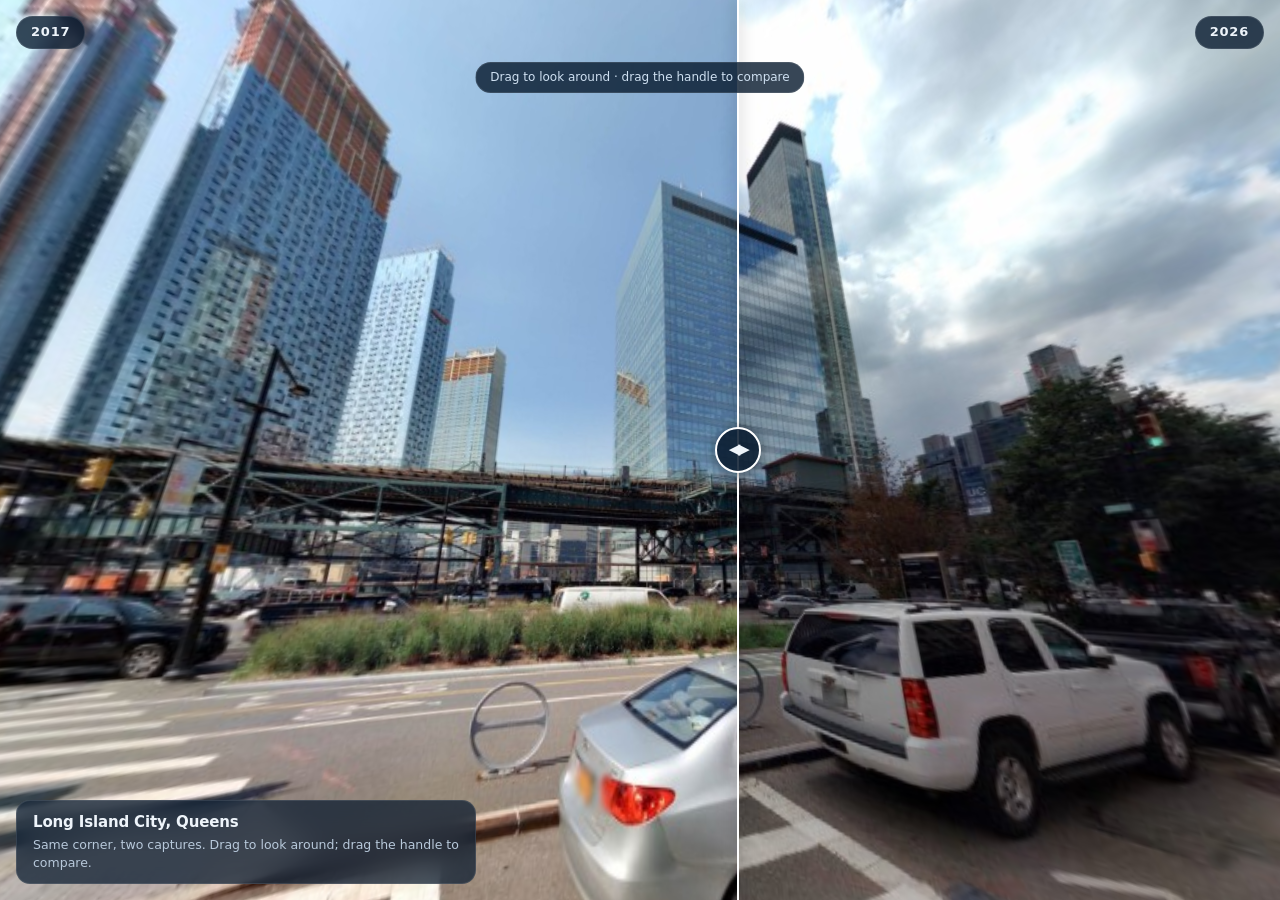
<file: pano-compare.html>
<!doctype html>
<html lang="en"><head><meta charset="utf-8"><meta name="viewport" content="width=device-width,initial-scale=1,viewport-fit=cover">
<title>NYC 360 Then and Now</title>
<link rel="stylesheet" href="base.css">
<style>
#c{position:absolute;inset:0;width:100%;height:100%;display:block;cursor:grab;touch-action:none}
#c.drag{cursor:grabbing}
#div{position:absolute;top:0;bottom:0;left:50%;width:44px;margin-left:-22px;cursor:ew-resize;touch-action:none;outline:none}
#div::before{content:"";position:absolute;left:21px;top:0;bottom:0;width:2px;background:#fff;box-shadow:0 0 14px rgba(0,0,0,.5)}
#knob{position:absolute;top:50%;left:50%;width:46px;height:46px;margin:-23px 0 0 -23px;border-radius:50%;background:rgba(6,24,44,.85);border:2px solid #fff;display:grid;place-items:center;font-size:15px;letter-spacing:-2px;box-shadow:0 2px 14px rgba(0,0,0,.45);transition:transform .15s}
#div:hover #knob,#div.on #knob{transform:scale(1.1)}
.tag{position:absolute;top:16px;padding:6px 14px;border-radius:99px;font-size:13px;font-weight:700;letter-spacing:.06em;background:rgba(6,24,44,.78);border:1px solid var(--line);backdrop-filter:blur(8px);pointer-events:none}
#la{left:16px}#lb{right:16px}
#cap{position:absolute;left:16px;bottom:16px;max-width:min(460px,calc(100% - 32px));padding:11px 16px;pointer-events:none}
#cap h2{font-size:15px;letter-spacing:-.01em}#cap p{color:#b8c9db;font-size:12.5px;margin-top:2px}
#tabs{position:absolute;right:16px;bottom:16px;display:flex;gap:6px;flex-wrap:wrap;justify-content:flex-end;max-width:46%}
#tabs .btn{height:30px;font-size:12px;background:rgba(6,24,44,.78)}#tabs .btn.on{background:var(--blue);border-color:transparent}
#hint{position:absolute;left:50%;top:62px;transform:translateX(-50%);font-size:12px;padding:6px 14px;border-radius:99px;background:rgba(6,24,44,.8);border:1px solid var(--line);color:#cfe0f1;pointer-events:none;transition:opacity .8s;white-space:nowrap}
#msg{position:absolute;inset:0;display:none;place-items:center;text-align:center;color:var(--mut);padding:24px}
@media(max-width:560px){#tabs{max-width:100%;left:16px;bottom:auto;top:56px;justify-content:flex-start}#cap{max-width:calc(100% - 32px)}#hint{top:auto;bottom:86px}}
</style></head><body>
<canvas id="c"></canvas>
<div id="div" tabindex="0" role="slider" aria-label="Compare then and now" aria-valuemin="0" aria-valuemax="100"><div id="knob">◀▶</div></div>
<div class="tag" id="la"></div><div class="tag" id="lb"></div>
<div id="hint">Drag to look around · drag the handle to compare</div>
<div class="glass" id="cap"><h2 id="ct"></h2><p id="cp"></p></div><div id="tabs"></div>
<div id="msg">This viewer needs WebGL 2. Please try a current browser.</div>
<script>
// 360° then-and-now swipe viewer. Pairs come from data/pano-pairs.json, or one-off via URL:
//   ?a=OLD_360.jpg&b=NEW_360.jpg&la=2017&lb=2026&title=…&caption=…&yaw=-14&pitch=6&fov=70&pos=50&off=0&swap=1&floor=-24
// Images must be equirectangular (2:1). The bottom is never shown, so grey nadir / hood areas stay hidden.
const Q=new URLSearchParams(location.search),$=id=>document.getElementById(id);
const cv=$('c'),gl=cv.getContext('webgl2',{antialias:false,alpha:false});
if(!gl){$('msg').style.display='grid';throw 0}
const VS=`#version 300 es
in vec2 p;out vec2 q;void main(){q=p;gl_Position=vec4(p,0.,1.);}`;
const FS=`#version 300 es
precision highp float;in vec2 q;out vec4 o;
uniform sampler2D A,B;uniform vec2 res;uniform float yaw,pitch,tf,split,offA;
const float PI=3.14159265359;
vec4 look(sampler2D t,vec3 d,float off){
 float lon=atan(d.x,-d.z)+off,lat=asin(clamp(d.y,-1.,1.));
 vec2 uv=vec2(lon/(2.*PI)+.5,.5-lat/PI);
 vec2 dx=dFdx(uv),dy=dFdy(uv);dx.x-=round(dx.x);dy.x-=round(dy.x);   // no seam where longitude wraps
 return textureGrad(t,uv,dx,dy);}
void main(){
 vec3 r=normalize(vec3(q.x*res.x/res.y*tf,q.y*tf,-1.));
 float cp=cos(pitch),sp=sin(pitch),cy=cos(yaw),sy=sin(yaw);
 r=vec3(r.x,r.y*cp-r.z*sp,r.y*sp+r.z*cp);
 r=vec3(r.x*cy-r.z*sy,r.y,r.x*sy+r.z*cy);
 float s=(q.x*.5+.5);
 o=s<split?look(A,r,offA):look(B,r,0.);o.a=1.;}`;
function sh(t,s){const x=gl.createShader(t);gl.shaderSource(x,s);gl.compileShader(x);if(!gl.getShaderParameter(x,gl.COMPILE_STATUS))throw gl.getShaderInfoLog(x);return x}
const pr=gl.createProgram();gl.attachShader(pr,sh(gl.VERTEX_SHADER,VS));gl.attachShader(pr,sh(gl.FRAGMENT_SHADER,FS));gl.linkProgram(pr);gl.useProgram(pr);
const buf=gl.createBuffer();gl.bindBuffer(gl.ARRAY_BUFFER,buf);gl.bufferData(gl.ARRAY_BUFFER,new Float32Array([-1,-1,3,-1,-1,3]),gl.STATIC_DRAW);
const loc=gl.getAttribLocation(pr,'p');gl.enableVertexAttribArray(loc);gl.vertexAttribPointer(loc,2,gl.FLOAT,false,0,0);
const U=n=>gl.getUniformLocation(pr,n);
function tex(unit,img){const t=gl.createTexture();gl.activeTexture(gl.TEXTURE0+unit);gl.bindTexture(gl.TEXTURE_2D,t);
 gl.texImage2D(gl.TEXTURE_2D,0,gl.RGBA,gl.RGBA,gl.UNSIGNED_BYTE,img);gl.generateMipmap(gl.TEXTURE_2D);
 gl.texParameteri(gl.TEXTURE_2D,gl.TEXTURE_MIN_FILTER,gl.LINEAR_MIPMAP_LINEAR);gl.texParameteri(gl.TEXTURE_2D,gl.TEXTURE_MAG_FILTER,gl.LINEAR);
 gl.texParameteri(gl.TEXTURE_2D,gl.TEXTURE_WRAP_S,gl.REPEAT);gl.texParameteri(gl.TEXTURE_2D,gl.TEXTURE_WRAP_T,gl.CLAMP_TO_EDGE);
 const ex=gl.getExtension('EXT_texture_filter_anisotropic');if(ex)gl.texParameterf(gl.TEXTURE_2D,ex.TEXTURE_MAX_ANISOTROPY_EXT,8)}
gl.uniform1i(U('A'),0);gl.uniform1i(U('B'),1);
const load=src=>new Promise((ok,bad)=>{const i=new Image();i.crossOrigin='anonymous';i.onload=()=>ok(i);i.onerror=()=>bad(new Error('load '+src));i.src=src});

/* ---- view state ---- */
const rad=Math.PI/180,FLOOR=+(Q.get('floor')||-30);   // lowest latitude ever on screen (hides hood / grey nadir)
let yaw=0,pitch=0,fov=70,split=.5,off=0,vy=0,vp=0,W,H,dirty=true,pairs=[],cur=0,swap=Q.get('swap')==='1';
const asp=()=>(W&&H)?W/H:1.5,vf=()=>asp()<1?2*Math.atan(Math.tan(fov*rad/2)/asp())/rad:fov;   // fov applies to the short side
const clampPitch=()=>{const V=vf(),lo=FLOOR+V/2,hi=82-V/2;pitch=Math.max(lo,Math.min(Math.max(lo,hi),pitch))};
function resize(){const d=Math.min(2,devicePixelRatio||1);W=cv.clientWidth;H=cv.clientHeight;cv.width=Math.round(W*d);cv.height=Math.round(H*d);gl.viewport(0,0,cv.width,cv.height);clampPitch();dirty=true}
addEventListener('resize',resize);
function draw(){if(!dirty)return;dirty=false;
 gl.uniform2f(U('res'),cv.width,cv.height);gl.uniform1f(U('yaw'),yaw*rad);gl.uniform1f(U('pitch'),pitch*rad);gl.uniform1f(U('tf'),Math.tan(vf()*rad/2));
 gl.uniform1f(U('split'),split);gl.uniform1f(U('offA'),off*rad);gl.drawArrays(gl.TRIANGLES,0,3);
 $('div').style.left=(split*100)+'%';$('div').setAttribute('aria-valuenow',Math.round(split*100))}
(function loop(){if(Math.abs(vy)>.01||Math.abs(vp)>.01){yaw+=vy;pitch+=vp;vy*=.93;vp*=.93;clampPitch();dirty=true}draw();requestAnimationFrame(loop)})();

/* ---- pair loading ---- */
async function show(i){cur=i;const p=pairs[i];$('msg').style.display='none';
 let [a,b]=await Promise.all([load(p.a),load(p.b)]);let la=p.la||'2017',lb=p.lb||'2026';
 if(swap){[a,b]=[b,a];[la,lb]=[lb,la]}
 tex(0,a);tex(1,b);$('la').textContent=la;$('lb').textContent=lb;$('ct').textContent=p.title||'';$('cp').textContent=p.caption||'';$('cap').style.display=(p.title||p.caption)?'':'none';
 off=+(Q.get('off')??p.off??0);yaw=+(Q.get('yaw')??p.yaw??0);pitch=+(Q.get('pitch')??p.pitch??5);fov=+(Q.get('fov')??p.fov??66);clampPitch();
 [...$('tabs').children].forEach((b,k)=>b.classList.toggle('on',k===i));dirty=true}
function start(){if(pairs.length>1)pairs.forEach((p,i)=>{const b=document.createElement('button');b.className='btn';b.textContent=p.title||('Location '+(i+1));b.onclick=()=>show(i);b.onpointerdown=e=>e.stopPropagation();$('tabs').appendChild(b)});
 resize();show(0).then(()=>{split=+(Q.get('pos')||50)/100;dirty=true;if(!Q.get('pos')){let t=0;(function f(){t+=.035;split=.5+Math.sin(t)*.14*Math.max(0,1-t/6);dirty=true;if(t<6)requestAnimationFrame(f)})()}
 setTimeout(()=>$('hint').style.opacity=0,7000)}).catch(e=>{$('msg').textContent='Could not load the panoramas.';$('msg').style.display='grid';console.error(e)})}
if(Q.get('a')&&Q.get('b'))pairs=[{a:Q.get('a'),b:Q.get('b'),la:Q.get('la'),lb:Q.get('lb'),title:Q.get('title'),caption:Q.get('caption')}],start();
else fetch('data/pano-pairs.json',{cache:'no-cache'}).then(r=>r.json()).then(d=>{pairs=d;start()}).catch(()=>{$('msg').textContent='No panorama pairs configured.';$('msg').style.display='grid'});

/* ---- interaction: drag to look, handle to compare, wheel/pinch to zoom ---- */
const ptrs=new Map();let pinch=0;
const degPerPx=()=>vf()/H;
cv.addEventListener('pointerdown',e=>{cv.setPointerCapture(e.pointerId);ptrs.set(e.pointerId,{x:e.clientX,y:e.clientY});vy=vp=0;cv.classList.add('drag');$('hint').style.opacity=0;
 if(ptrs.size===2){const[a,b]=[...ptrs.values()];pinch=Math.hypot(a.x-b.x,a.y-b.y)}});
cv.addEventListener('pointermove',e=>{const p=ptrs.get(e.pointerId);if(!p)return;
 if(ptrs.size===2){p.x=e.clientX;p.y=e.clientY;const[a,b]=[...ptrs.values()],d=Math.hypot(a.x-b.x,a.y-b.y);if(pinch){fov=Math.max(30,Math.min(95,fov*pinch/d));clampPitch()}pinch=d;dirty=true;return}
 const dx=e.clientX-p.x,dy=e.clientY-p.y;p.x=e.clientX;p.y=e.clientY;const k=degPerPx();yaw-=dx*k;pitch+=dy*k;vy=-dx*k;vp=dy*k;clampPitch();dirty=true});
const up=e=>{ptrs.delete(e.pointerId);pinch=0;if(!ptrs.size)cv.classList.remove('drag')};cv.addEventListener('pointerup',up);cv.addEventListener('pointercancel',up);
cv.addEventListener('wheel',e=>{e.preventDefault();fov=Math.max(30,Math.min(95,fov*Math.exp(e.deltaY*.0012)));clampPitch();dirty=true},{passive:false});
const dv=$('div');let dd=false;
const setSplit=e=>{split=Math.max(.02,Math.min(.98,e.clientX/cv.clientWidth));dirty=true};
dv.addEventListener('pointerdown',e=>{dd=true;dv.setPointerCapture(e.pointerId);dv.classList.add('on');$('hint').style.opacity=0;setSplit(e);e.stopPropagation()});
dv.addEventListener('pointermove',e=>{if(dd)setSplit(e)});dv.addEventListener('pointerup',()=>{dd=false;dv.classList.remove('on')});
addEventListener('keydown',e=>{const k=fov/30;if(e.key==='ArrowLeft'){if(document.activeElement===dv)split=Math.max(.02,split-.03);else yaw-=2*k}
 else if(e.key==='ArrowRight'){if(document.activeElement===dv)split=Math.min(.98,split+.03);else yaw+=2*k}
 else if(e.key==='ArrowUp')pitch+=2*k;else if(e.key==='ArrowDown')pitch-=2*k;else if(e.key==='+'||e.key==='=')fov=Math.max(30,fov-5);else if(e.key==='-')fov=Math.min(95,fov+5);else return;clampPitch();dirty=true});
</script></body></html>
</file>
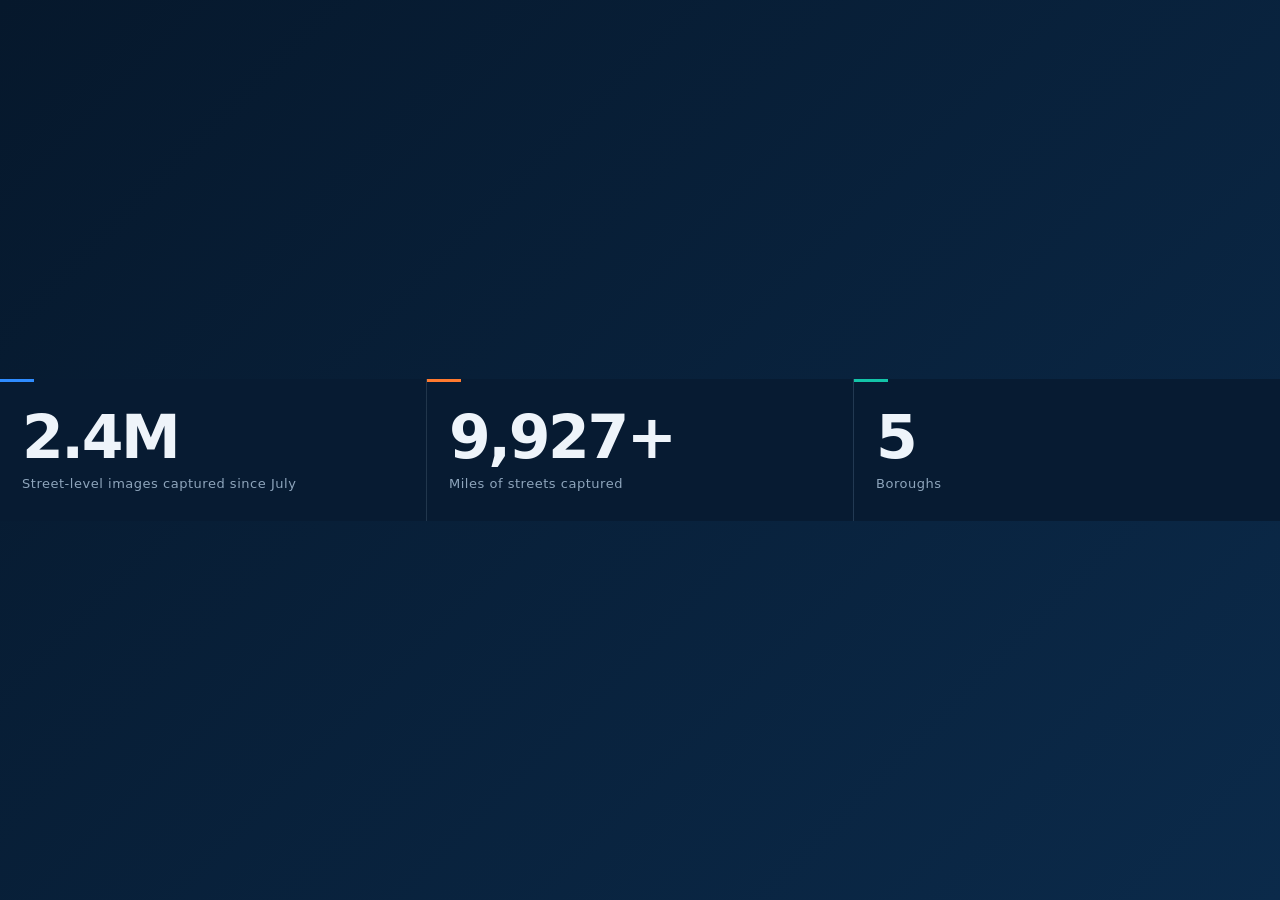
<file: stats.html>
<!doctype html>
<html lang="en"><head><meta charset="utf-8"><meta name="viewport" content="width=device-width,initial-scale=1">
<title>NYC Stat Strip</title>
<link rel="stylesheet" href="base.css">
<style>
html,body{overflow:auto}
body{display:flex;align-items:center;min-height:100%;background:linear-gradient(135deg,#06182c,#0b2a4a)}
#grid{width:100%;display:grid;grid-template-columns:repeat(auto-fit,minmax(150px,1fr));gap:1px;background:var(--line);margin:0}
.cell{background:#071b32;padding:28px 22px;position:relative;overflow:hidden}
.cell::before{content:"";position:absolute;left:0;top:0;height:3px;width:34px;background:var(--a,var(--blue));transition:width .6s}
.cell:hover::before{width:100%}
.n{font-size:clamp(34px,6vw,60px);font-weight:700;letter-spacing:-.04em;line-height:1;font-variant-numeric:tabular-nums}
.l{margin-top:8px;color:var(--mut);font-size:13px;letter-spacing:.04em}
</style></head><body>
<div id="grid"></div>
<script>
// Params: ?items=2.4M:Images captured since July;10,100+:Miles;5:Boroughs   (value:Label;value:Label)
// Optional: &dur=1800 (ms)
const Q=new URLSearchParams(location.search);
const DEF='2.4M:Street-level images captured since July;10,100+:Miles of streets captured;5:Boroughs';
const items=(Q.get('items')||DEF).split(';').map(s=>{const i=s.indexOf(':');return[s.slice(0,i),s.slice(i+1)]});
const COLS=['#2f8cff','#ff7a2f','#13c4a8','#a78bfa','#f4c430'],dur=+(Q.get('dur')||1800);
const grid=document.getElementById('grid');
items.forEach(([val,label],i)=>{
 const m=val.match(/^([^\d]*)([\d,]*\.?\d+)(.*)$/);const d=document.createElement('div');d.className='cell';d.style.setProperty('--a',COLS[i%5]);
 d.innerHTML=`<div class="n">${m?'':val}</div><div class="l"></div>`;d.querySelector('.l').textContent=label;grid.appendChild(d);
 if(!m)return;const num=parseFloat(m[2].replace(/,/g,'')),dec=(m[2].split('.')[1]||'').length,comma=m[2].includes(',');
 const n=d.querySelector('.n'),t0=performance.now()+i*120;
 (function f(t){const k=Math.max(0,Math.min(1,(t-t0)/dur)),e=1-Math.pow(1-k,4),x=num*e;
  n.textContent=m[1]+(comma?x.toLocaleString(undefined,{minimumFractionDigits:dec,maximumFractionDigits:dec}):x.toFixed(dec))+m[3];if(k<1)requestAnimationFrame(f)})(t0);
});
</script></body></html>
</file>
<file: base.css>
:root{--navy:#06182c;--navy2:#0b2440;--ink:#eef4fa;--mut:#8ea5bc;--blue:#2f8cff;--teal:#13c4a8;--or:#ff7a2f;--bx:#f4c430;--si:#a78bfa;--line:rgba(255,255,255,.10)}
*{box-sizing:border-box;margin:0;padding:0}
html,body{height:100%;background:var(--navy);color:var(--ink);font:14px/1.45 "Inter",system-ui,-apple-system,"Segoe UI",sans-serif;overflow:hidden;-webkit-font-smoothing:antialiased}
button{font:inherit;color:inherit;cursor:pointer}
.glass{background:rgba(8,26,46,.72);backdrop-filter:blur(14px);-webkit-backdrop-filter:blur(14px);border:1px solid var(--line);border-radius:14px}
.btn{background:rgba(255,255,255,.07);border:1px solid var(--line);border-radius:999px;height:34px;min-width:34px;padding:0 14px;display:inline-flex;align-items:center;justify-content:center;gap:6px;transition:.15s}
.btn:hover{background:rgba(255,255,255,.15)}
.btn.primary{background:var(--blue);border-color:transparent;font-weight:600}
.eyebrow{font-size:11px;letter-spacing:.14em;text-transform:uppercase;color:var(--mut);font-weight:600}
</file>
